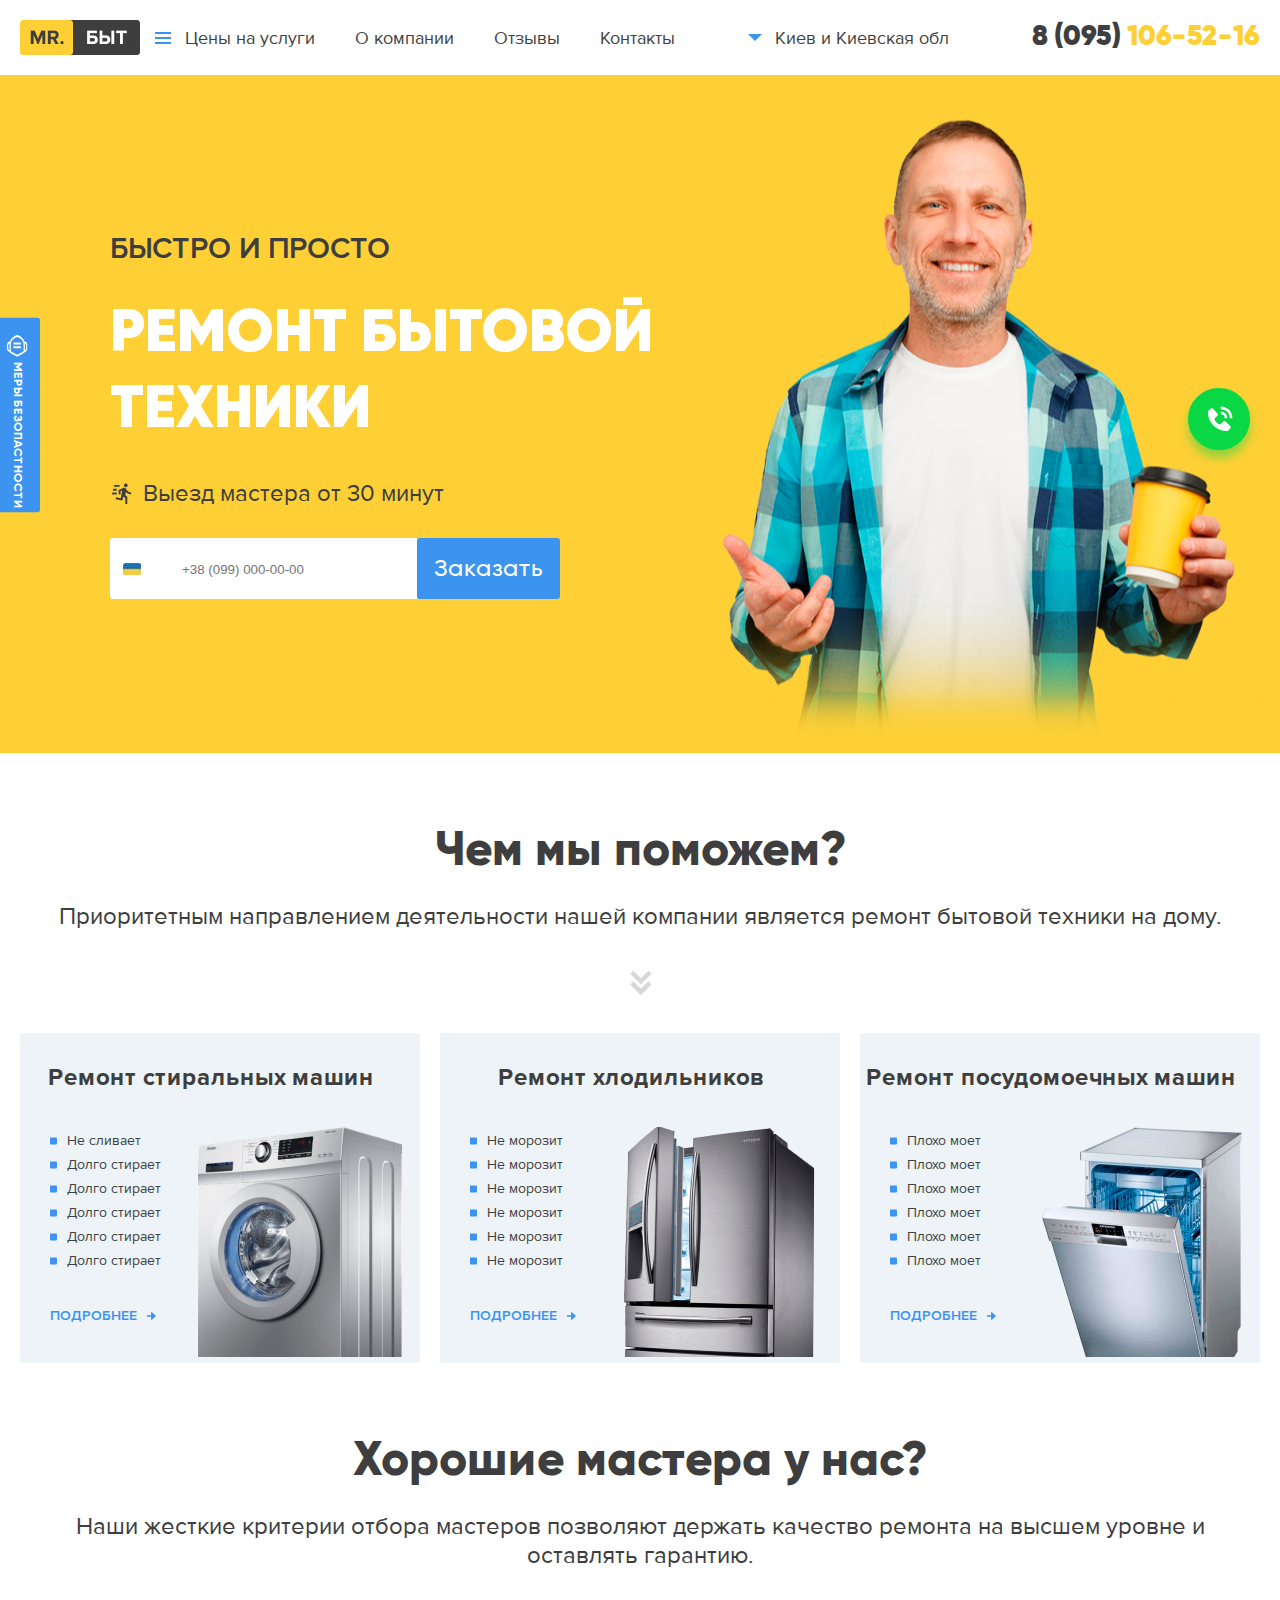
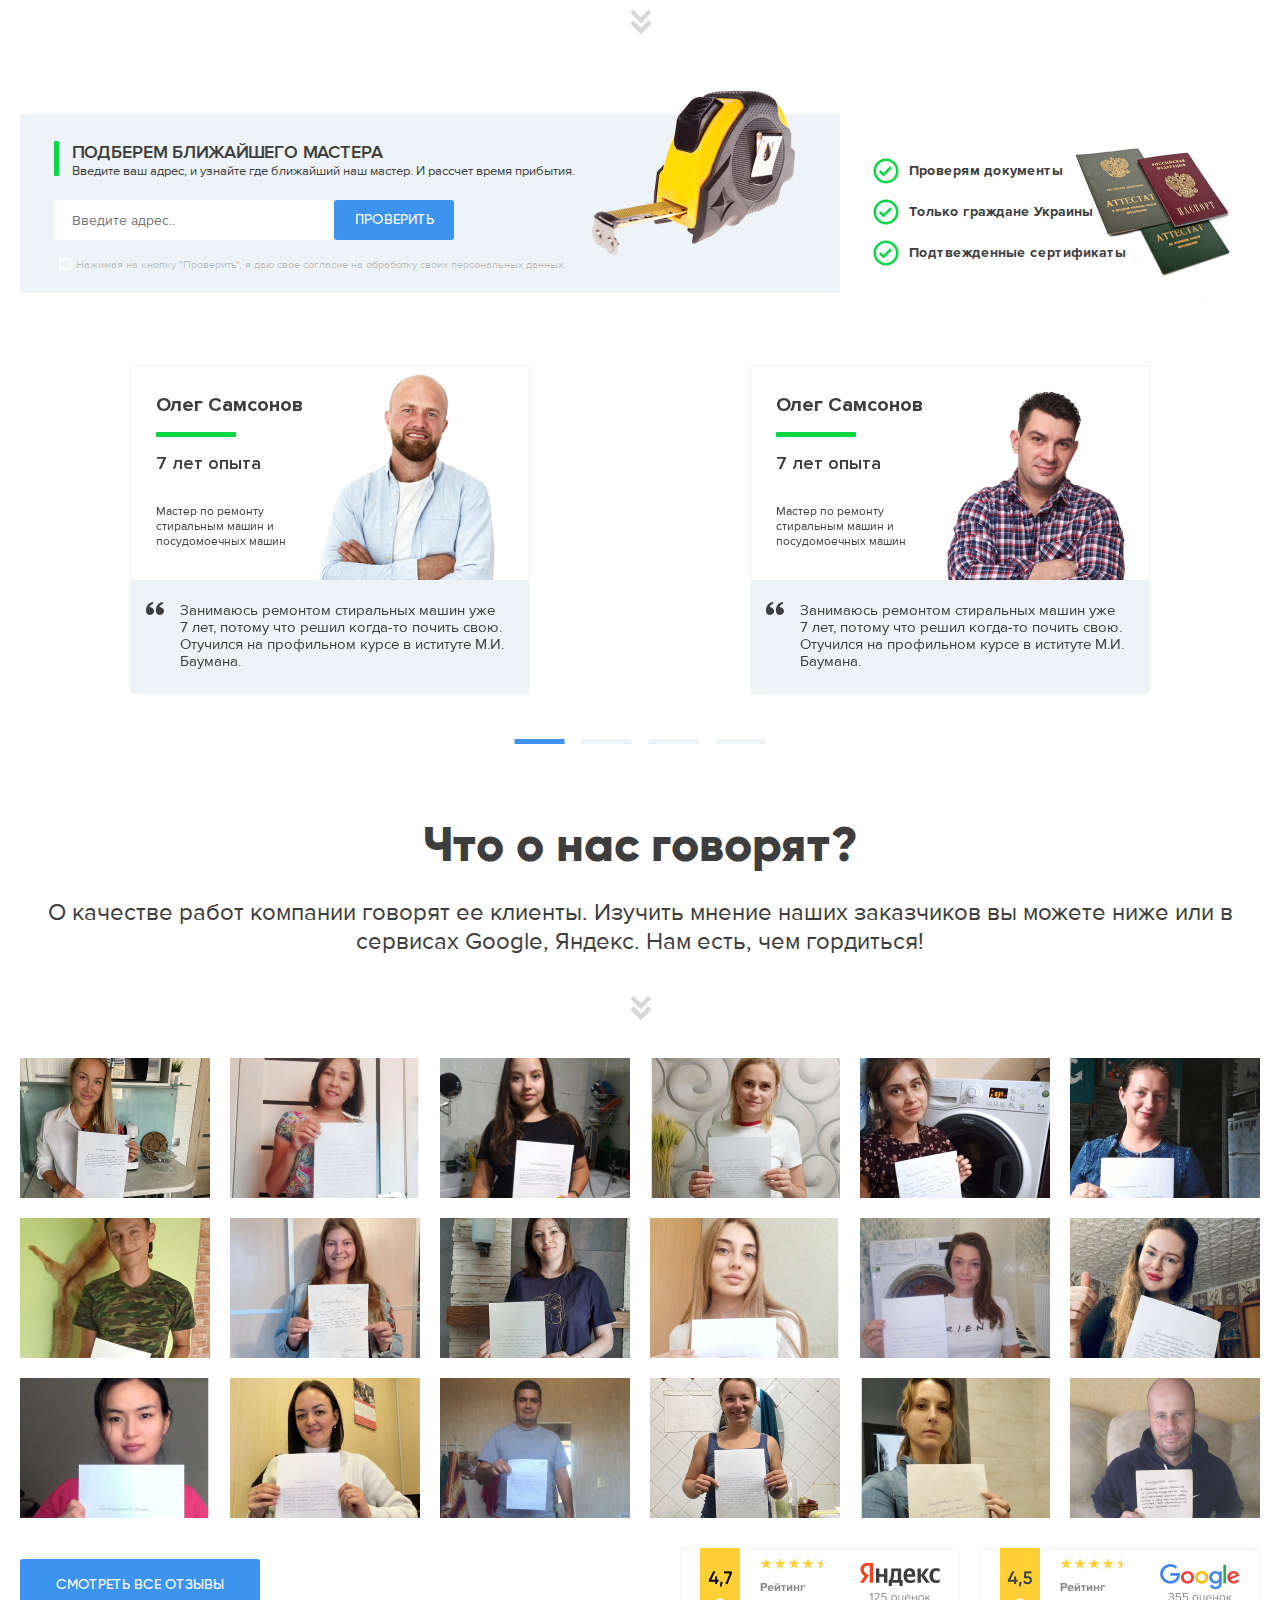
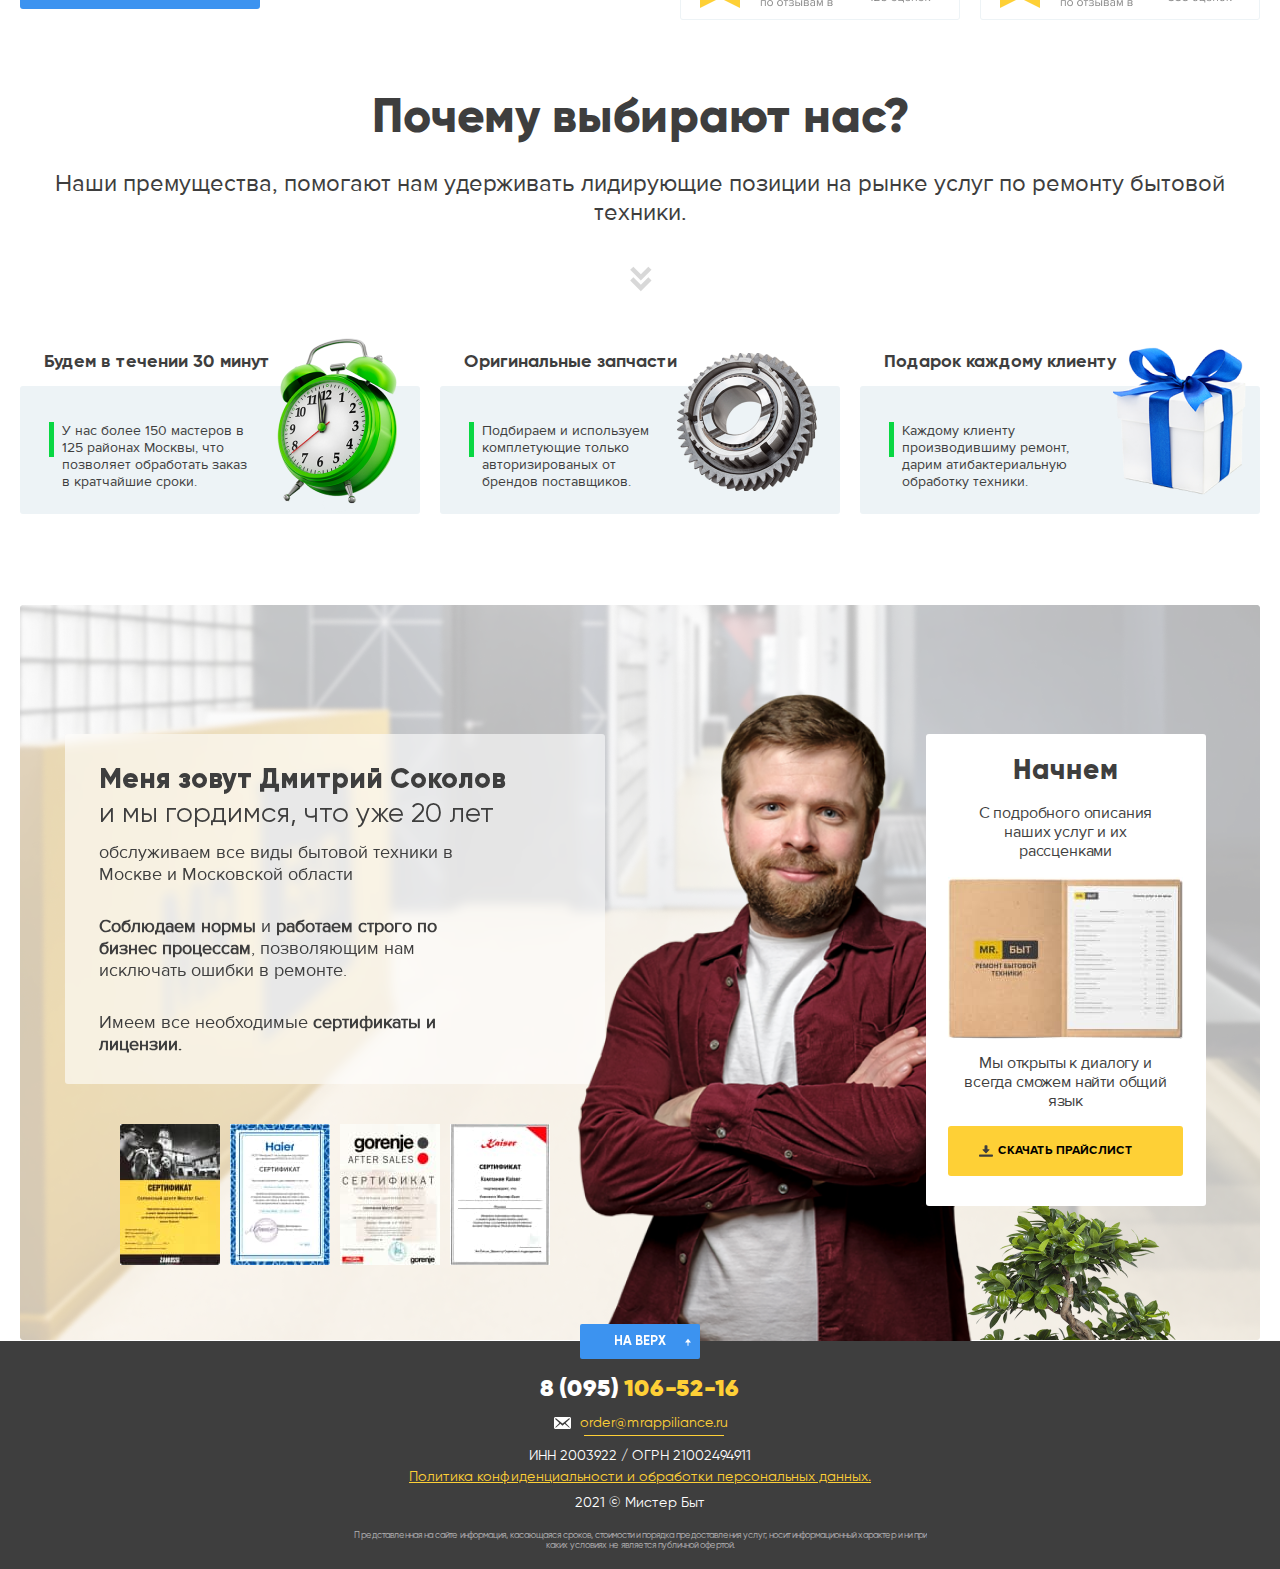
<file: index.html>
<!DOCTYPE html>
<html lang="en">

<head>
    <meta charset="UTF-8">
    <meta http-equiv="X-UA-Compatible" content="IE=edge">
    <meta name="viewport" content="width=device-width, initial-scale=1.0">
    <link rel="stylesheet" href="css/main.min.css">
    <title>Repaire-fixed</title>
</head>

<body>
    <div id="header"></div>
    <header class="header">
        <div class="container">
            <div class="header__wrapper">
                <a href="index.html" class="header__logo"><img src="img/logo.png" alt=""></a>
                <div class="header__mobile">
                    <span></span>
                    <span></span>
                    <span></span>
                    <span></span>
                </div>
                <nav class="nav">
                    <ul class="nav__menu">
                        <li class="nav__menu-list"><a href="#">Цены на услуги</a></li>
                        <li class="nav__menu-list"><a href="company.html">О компании</a></li>
                        <li class="nav__menu-list"><a href="#">Отзывы</a></li>
                        <li class="nav__menu-list"><a href="#">Контакты</a></li>
                    </ul>
                </nav>
                <div class="header__select">
                    <select name="" id="" class="select__list">
                        <option value="">Киев и Киевская обл</option>
                        <option value="">Киев и Киевская обл</option>
                        <option value="">Киев и Киевская обл</option>
                    </select>
                </div>
                <a href="" class="header__phone"><span>8 (095)</span> 106-52-16</a>

                <div class="main__menu">
                    <div class="main__menu-left">
                        <ul class="main__menu-items">
                            <li class="main__menu-item"><a class="active" href="" data-list="first">Стиральные
                                    машины</a></li>
                            <li class="main__menu-item"><a href="" data-list="second">Посудомоечные машины</a></li>
                            <li class="main__menu-item"><a href="" data-list="therd">Холодильники</a></li>
                        </ul>
                    </div>
                    <div class="main__menu-right">
                        <div class="main__menu-block active first">
                            <div class="fridje"><img src="img/machine-3.png" alt=""></div>
                            <ul class="main__menu-block-items">
                                <li class="main__menu-block-item">Не морозит</li>
                                <li class="main__menu-block-item">Перемораживает</li>
                                <li class="main__menu-block-item">Намерзает лёд</li>
                                <li class="main__menu-block-item">Не включается</li>
                                <li class="main__menu-block-item">Не выключается</li>
                                <li class="main__menu-block-item">Не включается</li>
                                <li class="main__menu-block-item">Сильно шумит</li>
                                <li class="main__menu-block-item">Протекает</li>
                                <li class="main__menu-block-item">Не холодит</li>
                                <li class="main__menu-block-item">Греется</li>
                            </ul>
                            <a href="" class="main__menu-block-link">подробнее</a>
                        </div>
                        <div class="main__menu-block second">
                            <div class="wash"><img src="img/machine-1.png" alt=""></div>
                            <ul class="main__menu-block-items">
                                <li class="main__menu-block-item">Не морозит</li>
                                <li class="main__menu-block-item">Перемораживает</li>
                                <li class="main__menu-block-item">Намерзает лёд</li>
                                <li class="main__menu-block-item">Не включается</li>
                                <li class="main__menu-block-item">Не выключается</li>
                                <li class="main__menu-block-item">Не включается</li>
                                <li class="main__menu-block-item">Сильно шумит</li>
                                <li class="main__menu-block-item">Протекает</li>
                                <li class="main__menu-block-item">Не холодит</li>
                                <li class="main__menu-block-item">Греется</li>
                            </ul>
                            <a href="" class="main__menu-block-link">подробнее</a>
                        </div>
                        <div class="main__menu-block therd">
                            <div class="Dishwasher"><img src="img/image-menu.png" alt=""></div>
                            <ul class="main__menu-block-items">
                                <li class="main__menu-block-item">Не морозит</li>
                                <li class="main__menu-block-item">Перемораживает</li>
                                <li class="main__menu-block-item">Намерзает лёд</li>
                                <li class="main__menu-block-item">Не включается</li>
                                <li class="main__menu-block-item">Не выключается</li>
                                <li class="main__menu-block-item">Не включается</li>
                                <li class="main__menu-block-item">Сильно шумит</li>
                                <li class="main__menu-block-item">Протекает</li>
                                <li class="main__menu-block-item">Не холодит</li>
                                <li class="main__menu-block-item">Греется</li>
                            </ul>
                            <a href="" class="main__menu-block-link">подробнее</a>
                        </div>
                    </div>
                </div>
                <!-- mobile-burger -->
                <div class="mobile__burger">
                    <span></span>
                    <span></span>
                    <span></span>
                    <span></span>
                </div>
                <nav class="mobile__menu">
                    <div class="mobile__menu-block">
                        <ul class="mobile__menu-list">
                            <li class="mobile__menu-catigory"><a href="#">Стиральные машины</a></li>
                            <li class="mobile__menu-catigory"><a href="#">Посудомоечные машины</a></li>
                            <li class="mobile__menu-catigory"><a href="#">Холодильники</a></li>
                            <li class="mobile__menu-item"><a href="company.html">О компании</a></li>
                            <li class="mobile__menu-item"><a href="#">ОтзывыКонтакты</a></li>
                            <li class="mobile__menu-item"><a href="#">Контакты</a></li>
                        </ul>
    
                        <div class="mobile__menu-bottom">
                            <p class="mobile__menu-bottom-title">Время работы 8:00 - 22:00 (без выходных)</p>
                            <a href="" class="mobile__menu-bottom-phone">8 (095) <span>106-52-16</span></a>
                            <div class="mobile__menu-bottom-block">
                                <button class="btn mobile__menu-bottom-btn">Вызвать мастера</button>
                            </div>
                        </div>
                        
                    </div>
                </nav>
            </div>
        </div>
    </header>

     <main>
        <section class="baner home-baner">
            <span class="seifty">МЕРы БЕЗОПАСТНОСТИ</span>
            <div class="container container-baner">
                <p class="baner__subtitle">БЫСТРО И ПРОСТО</p>
                <h1 class="baner__title baner-inner-title">РЕМОНТ БЫТОВОЙ ТЕХНИКИ</h1>
                <form class="baner__form" action="">
                    <lable class="baner__text baner__home-text">Выезд мастера от 30 минут</lable>
                    <div class="baner__form-block">
                        <input type="text" placeholder="+38 (099) 000-00-00" class="input-phone">
                        <button class="btn baner-btn btn-blue btn-call">Заказать</button>
                    </div>
                </form>
            </div>
        </section> 

        <section class="helper">
            <div class="top-inner">
                <h2 class="top-inner-title">Чем мы поможем?</h2>
                <p class="top-inner-subtitle">Приоритетным направлением деятельности нашей компании является ремонт
                    бытовой техники на дому.</p>
                <a href="#helper" class="top-inner-link link-up">
                    <img src="img/icon-down.svg" alt="">
                </a>
            </div>
            <div class="container">
                <div id="helper" class="helper__wrapper">
                    <div class="helper__block">
                        <h3 class="helper__block-title">Ремонт стиральных машин</h3>
                        <ul class="helper__block-list">
                            <li>Не сливает </li>
                            <li>Долго стирает </li>
                            <li>Долго стирает </li>
                            <li>Долго стирает </li>
                            <li>Долго стирает </li>
                            <li>Долго стирает </li>
                        </ul>
                        <a href="" class="helper__block-link">подробнее</a>
                    </div>
                    <div class="helper__block">
                        <h3 class="helper__block-title">Ремонт хлодильников</h3>
                        <ul class="helper__block-list">
                            <li>Не морозит</li>
                            <li>Не морозит</li>
                            <li>Не морозит</li>
                            <li>Не морозит</li>
                            <li>Не морозит</li>
                            <li>Не морозит</li>
                        </ul>
                        <a href="" class="helper__block-link">подробнее</a>
                    </div>
                    <div class="helper__block">
                        <h3 class="helper__block-title">Ремонт посудомоечных машин</h3>
                        <ul class="helper__block-list">
                            <li>Плохо моет</li>
                            <li>Плохо моет</li>
                            <li>Плохо моет</li>
                            <li>Плохо моет</li>
                            <li>Плохо моет</li>
                            <li>Плохо моет</li>
                        </ul>
                        <a href="" class="helper__block-link">подробнее</a>
                    </div>
                </div>
            </div>
        </section>  

        <section class="masters">
            <div class="container">
                <div class="top-inner">
                    <h2 class="top-inner-title">Хорошие мастера у нас?</h2>
                    <p class="top-inner-subtitle masters__subtitle">Наши жесткие критерии отбора мастеров позволяют
                        держать качество ремонта на высшем уровне и оставлять гарантию.</p>
                    <a href="#masters" class="top-inner-link link-up">
                        <img src="img/icon-down.svg" alt="">
                    </a>
                </div>
                <div id="masters" class="masters__wrapper">
                    <div class="masters__left">
                        <form action="" class="masters__form">
                            <label class="masters__form-title">ПОДБЕРЕМ БЛИЖАЙШЕГО МАСТЕРА
                                <span>Введите ваш адрес, и узнайте где ближайший наш мастер. И рассчет время
                                    прибытия.</span>
                            </label>
                            <div class="masters__form-block">
                                <input required placeholder="Введите адрес.." type="text" class="input-email">
                                <button class="btn masters__form-btn btn-blue">Проверить</button>
                            </div>
                            <input required id="input-check" type="checkbox" class="input-check">
                            <label for="input-check" class="label-check">Нажимая на кнопку "Проверить", я даю свое
                                согласие на обработку своих персональных данных.</label>
                        </form>
                        <div class="masters__left-img"><img src="img/metr.png" alt=""></div>
                    </div>
                    <div class="masters__right">
                        <ul class="masters__right-list">
                            <li>Проверям документы</li>
                            <li>Только граждане Украины</li>
                            <li>Подтвежденные сертификаты</li>
                        </ul>
                    </div>
                </div>
            </div>
        </section>  

        <section class="masters__slider">
            <div class="container">
                <div class="masters__sliders">
                    <div class="masters__block">
                        <div class="masters__block-wrapper">
                            <div class="masters__block-top img-1">
                                <p class="masters__block-title">Олег Самсонов</p>
                                <p class="masters__block-subtitle">7 лет опыта</p>
                                <p class="masters__block-text">Мастер по ремонту стиральным машин и посудомоечных машин
                                </p>
                            </div>
                            <div class="masters__block-bottom">
                                <p>Занимаюсь ремонтом стиральных машин уже 7 лет, потому что решил когда-то почить свою.
                                    Отучился на профильном курсе в иституте М.И. Баумана.</p>
                            </div>
                        </div>
                    </div>
                    <div class="masters__block">
                        <div class="masters__block-wrapper">
                            <div class="masters__block-top img-2">
                                <p class="masters__block-title">Олег Самсонов</p>
                                <p class="masters__block-subtitle">7 лет опыта</p>
                                <p class="masters__block-text">Мастер по ремонту стиральным машин и посудомоечных машин
                                </p>
                            </div>
                            <div class="masters__block-bottom">
                                <p>Занимаюсь ремонтом стиральных машин уже 7 лет, потому что решил когда-то почить свою.
                                    Отучился на профильном курсе в иституте М.И. Баумана.</p>
                            </div>
                        </div>
                    </div>
                    <div class="masters__block">
                        <div class="masters__block-wrapper">
                            <div class="masters__block-top img-3">
                                <p class="masters__block-title">Олег Самсонов</p>
                                <p class="masters__block-subtitle">7 лет опыта</p>
                                <p class="masters__block-text">Мастер по ремонту стиральным машин и посудомоечных машин
                                </p>
                            </div>
                            <div class="masters__block-bottom">
                                <p>Занимаюсь ремонтом стиральных машин уже 7 лет, потому что решил когда-то почить свою.
                                    Отучился на профильном курсе в иституте М.И. Баумана.</p>
                            </div>
                        </div>
                    </div>
                    <div class="masters__block">
                        <div class="masters__block-wrapper">
                            <div class="masters__block-top img-1">
                                <p class="masters__block-title">Олег Самсонов</p>
                                <p class="masters__block-subtitle">7 лет опыта</p>
                                <p class="masters__block-text">Мастер по ремонту стиральным машин и посудомоечных машин
                                </p>
                            </div>
                            <div class="masters__block-bottom">
                                <p>Занимаюсь ремонтом стиральных машин уже 7 лет, потому что решил когда-то почить свою.
                                    Отучился на профильном курсе в иституте М.И. Баумана.</p>
                            </div>
                        </div>
                    </div>
                </div>
            </div>
        </section>  

        <section class="about-us">
            <div class="container">
                <div class="top-inner">
                    <h2 class="top-inner-title">Что о нас говорят?</h2>
                    <p class="top-inner-subtitle about-us__subtitle">О качестве работ компании говорят ее клиенты.
                        Изучить мнение наших заказчиков вы можете ниже или в сервисах Google, Яндекс. Нам есть, чем
                        гордиться!</p>
                    <a href="#about" class="top-inner-link link-up">
                        <img src="img/icon-down.svg" alt="">
                    </a>
                </div>
                <div id="about" class="about-us__wrapper">
                    <div class="about-us__block"><img src="img/about_us-1.png" alt=""></div>
                    <div class="about-us__block"><img src="img/about_us-2.png" alt=""></div>
                    <div class="about-us__block"><img src="img/about_us-3.png" alt=""></div>
                    <div class="about-us__block"><img src="img/about_us-4.png" alt=""></div>
                    <div class="about-us__block"><img src="img/about_us-5.png" alt=""></div>
                    <div class="about-us__block"><img src="img/about_us-6.png" alt=""></div>
                    <div class="about-us__block"><img src="img/about_us-7.png" alt=""></div>
                    <div class="about-us__block"><img src="img/about_us-8.png" alt=""></div>
                    <div class="about-us__block"><img src="img/about_us-9.png" alt=""></div>
                    <div class="about-us__block"><img src="img/about_us-10.png" alt=""></div>
                    <div class="about-us__block"><img src="img/about_us-11.png" alt=""></div>
                    <div class="about-us__block"><img src="img/about_us-12.png" alt=""></div>
                    <div class="about-us__block"><img src="img/about_us-13.png" alt=""></div>
                    <div class="about-us__block"><img src="img/about_us-14.png" alt=""></div>
                    <div class="about-us__block"><img src="img/about_us-15.png" alt=""></div>
                    <div class="about-us__block"><img src="img/about_us-16.png" alt=""></div>
                    <div class="about-us__block"><img src="img/about_us-17.png" alt=""></div>
                    <div class="about-us__block"><img src="img/about_us-18.png" alt=""></div>
                </div>
                <div class="about-us__footer">
                    <div class="about-us__footer-wrapper">
                        <button class="btn about-us__btn">Смотреть все отзывы</button>
                        <div class="about-us__footer-block">
                            <div class="about-us__footer-img"><img src="img/rating-yandex.png" alt=""></div>
                            <div class="about-us__footer-img"><img src="img/rating-google.png" alt=""></div>
                        </div>
                    </div>
                </div>
            </div>
        </section>  

        <section class="benefits">
            <div class="container">
                <div class="top-inner">
                    <h2 class="top-inner-title">Почему выбирают нас?</h2>
                    <p class="top-inner-subtitle about-us__subtitle">Наши премущества, помогают нам удерживать
                        лидирующие позиции на рынке услуг по ремонту бытовой техники.</p>
                    <a href="#benefits" class="top-inner-link link-up">
                        <img src="img/icon-down.svg" alt="">
                    </a>
                </div>
                <div id="benefits" class="benefits__wrapper">
                    <div class="benefits__block">
                        <p class="benefits__block-title">Будем в течении 30 минут</p>
                        <div class="benefits__block-content">
                            <p class="benefits__block-text">У нас более 150 мастеров в 125 районах Москвы, что позволяет
                                обработать заказ в кратчайшие сроки.</p>
                        </div>
                    </div>
                    <div class="benefits__block">
                        <p class="benefits__block-title">Оригинальные запчасти</p>
                        <div class="benefits__block-content">
                            <p class="benefits__block-text">Подбираем и используем комплетующие только авторизированых
                                от брендов поставщиков.</p>
                        </div>
                    </div>
                    <div class="benefits__block">
                        <p class="benefits__block-title">Подарок каждому клиенту</p>
                        <div class="benefits__block-content">
                            <p class="benefits__block-text">Каждому клиенту производившиму ремонт, дарим
                                атибактериальную обработку техники.</p>
                        </div>
                    </div>
                </div>
            </div>
        </section>  

        <section class="heroy">
            <div class="container">
                <div class="heroy__wrapper">
                    <div class="heroy__left">
                        <div class="heroy__content">
                            <p class="heroy__content-title">Меня зовут Дмитрий Соколов</p>
                            <p class="heroy__content-subtitle"> и мы гордимся, что уже 20 лет</p>
                            <p class="heroy__content-text">обслуживаем все виды бытовой техники в Москве и Московской
                                области</p>
                            <p class="heroy__content-text"><b>Соблюдаем нормы</b> и <b>работаем строго по бизнес
                                    процессам</b>, позволяющим нам исключать ошибки в ремонте.</p>
                            <p class="heroy__content-text">Имеем все необходимые <b>сертификаты и лицензии.</b></p> 
                        </div>
                        <div class="heroy__certificate">
                            <img src="img/certificate-1.jpg" alt="">
                            <img src="img/certificate-2.jpg" alt="">
                            <img src="img/certificate-3.jpg" alt="">
                            <img src="img/certificate-4.jpg" alt="">
                        </div>
                    </div>
                    <div class="heroy__rigth">
                        <p class="heroy__rigth-title">Начнем</p>
                        <p class="heroy__rigth-subtitle">С подробного описания наших услуг и их рассценками</p>
                        <div class="heroy__rigth-img">
                            <img src="img/service_description.jpg" alt="">
                        </div>
                        <p class="heroy__rigth-text">Мы открыты к диалогу и всегда сможем найти общий язык</p>
                        <button class="btn heroy__rigth-btn">Скачать прайслист</button>
                    </div>
                </div>
            </div>
        </section>   
    </main>

    <footer class="footer">
        <div class="footer__container">
            <a href="" class="footer__phone"><span>8 (095)</span> 106-52-16</a>
            <a href="" class="footer__email">order@mrappiliance.ru</a>
            <p class="footer__date">ИНН 2003922 / ОГРН 21002494911</p>
            <a href="" class="footer__link">Политика конфиденциальности и обработки персональных данных.</a>
            <p class="footer__copirate">2021 © Мистер Быт</p>
            <p class="footer__bottom">Представленная на сайте информация, касающаяся сроков, стоимости и порядка
                предоставления услуг, носит информационный характер и ни при каких условиях не является публичной
                офертой.</p>
        </div>
        <a href="#header" class="footer__up link-up">на верх</a>
    </footer>   

    <div class="btn-phone">
        <button class="btn btn-call">
            <i class="icon-phone"></i>
            <span>Заказать <br> звонок</span>
        </button>
    </div>
    <!-- <div class="modal">
        <div class="modal__block ">
            <button class="btn btn-close"></button>
            <div class="modal__block-img"><img src="img/master-call.png" alt=""></div>
            <form action="" class="modal__form">
                <span class="modal__form-span">сейчас на связи</span>
                <p class="modal__form-title">Вызвать мастера</p>
                <div class="modal__form-content">
                    <input type="text" placeholder="Ваше имя" class="modal__form-input">
                    <input type="phone" placeholder="+380 067 324 2345" class="modal__form-input">
                    <p class="modal__form-text">
                        Нажимая кнопку «Отправить», вы соглашаетесь на обработку персональных
                        данных и подтверждаете свое совершеннолетие в соответствии
                        <a href="">с политикой конфиденциальности.</a>
                    </p>
                </div>
                <div class="modal__form-bottom"><button class="btn modal__form-btn btn-blue">Отправить</button></div>
            </form>
        </div>
    </div> -->

    <!-- <div class="modal__map">
        <div class="modal__map-block ">
            <button class="btn btn-map-close"></button>
            <p class="modal__map-title">Когда будет мастер?</p>
            <p class="modal__map-text">Поздравляем, ваш адрес входит в зону нашего обслуживания, рассчитали растояние до ближашего мастера и время прибытия.</p>
            <div class="modal__map-iframe">
                <iframe src="https://www.google.com/maps/embed?pb=!1m18!1m12!1m3!1d40597.769654649215!2d30.468990092853236!3d50.50885689764357!2m3!1f0!2f0!3f0!3m2!1i1024!2i768!4f13.1!3m3!1m2!1s0x40d4d2146b576c33%3A0xf10debc0e65558a5!2z0J7QsdC-0LvQvtC90YwsINCa0LjQtdCyLCAwMjAwMA!5e0!3m2!1sru!2sua!4v1656419300085!5m2!1sru!2sua" width="100%" height="100%" style="border:0;" allowfullscreen="" loading="lazy" referrerpolicy="no-referrer-when-downgrade"></iframe>
                <p><span>3.24 км</span> до ближайшего мастера</p>
            </div>
            <p class="modal__map-time">~ 50 минут до прибытия мастера</p>

            <div class="modal__map-bottom"><button class="btn modal__map-btn btn-blue">Отправить</button></div>
        </div>
    </div>  -->

  
    <script src="js/main.min.js"></script>
</body>

</html>
</file>
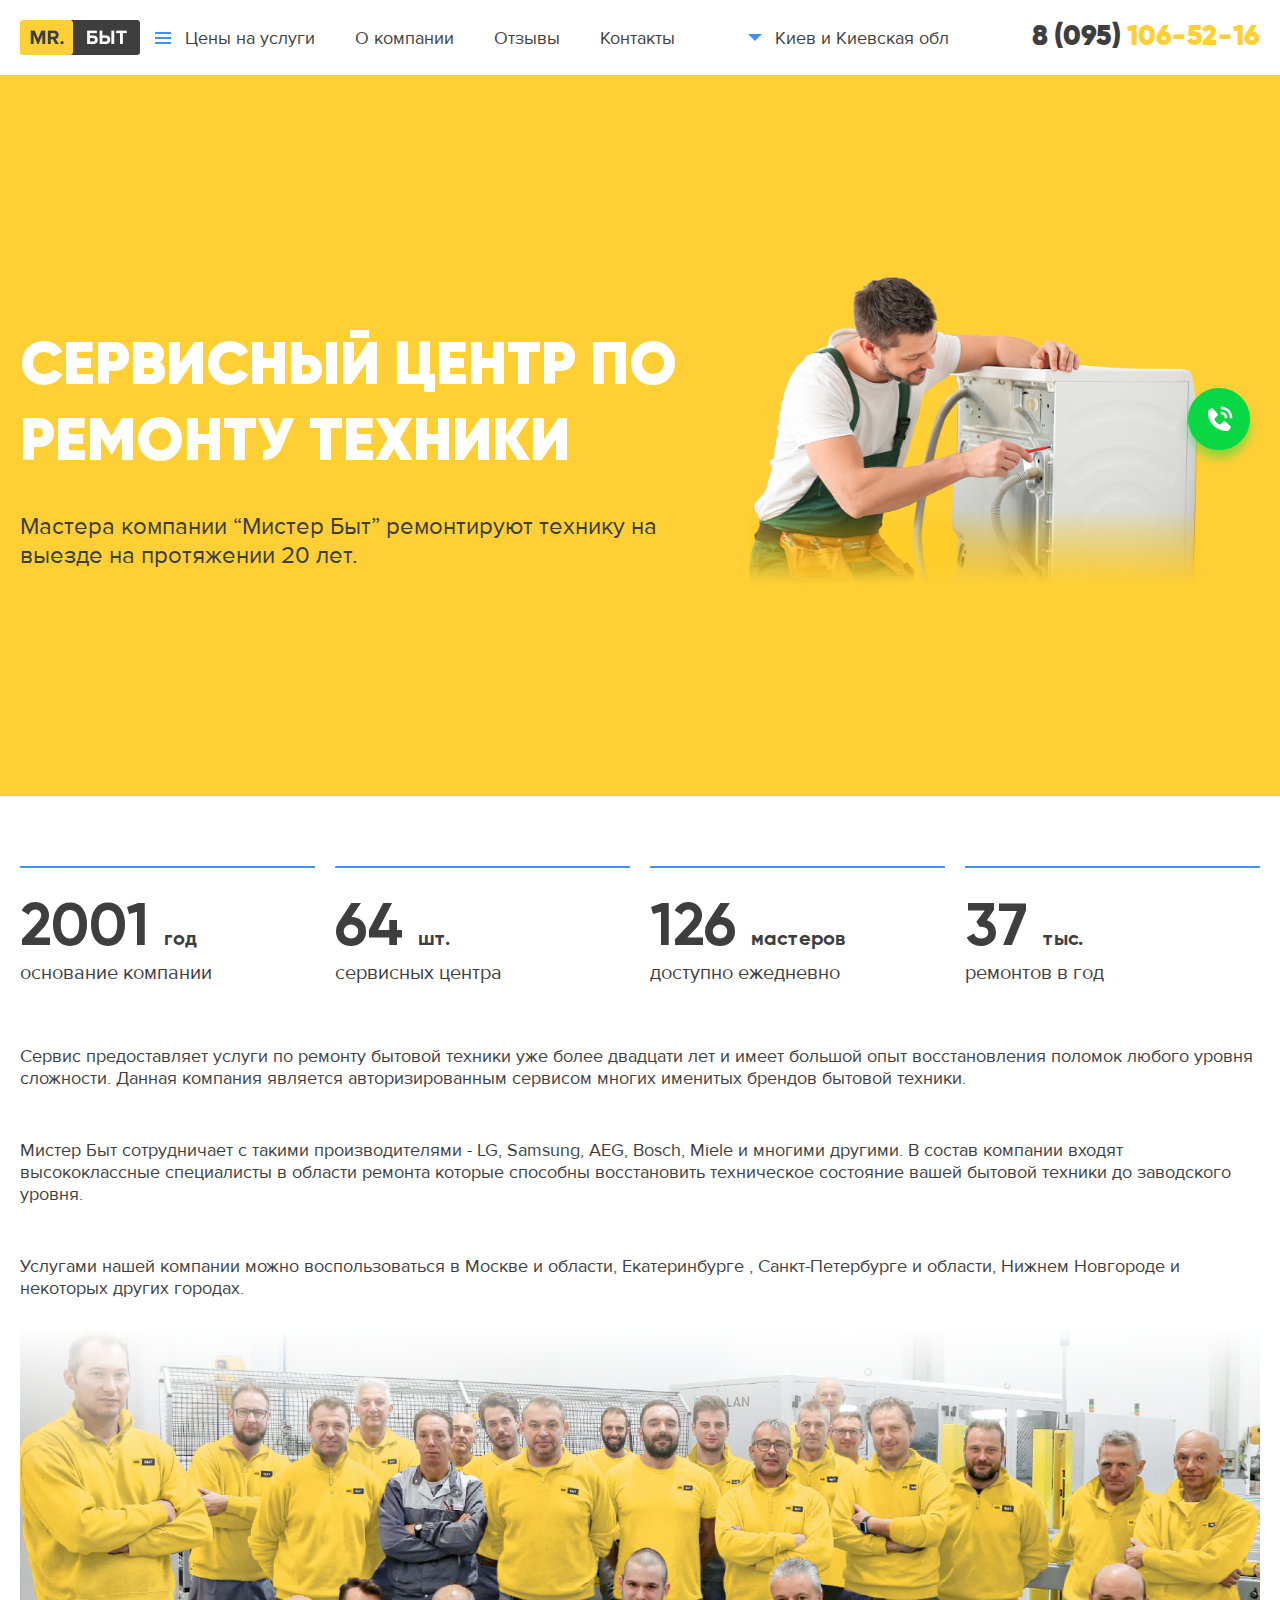
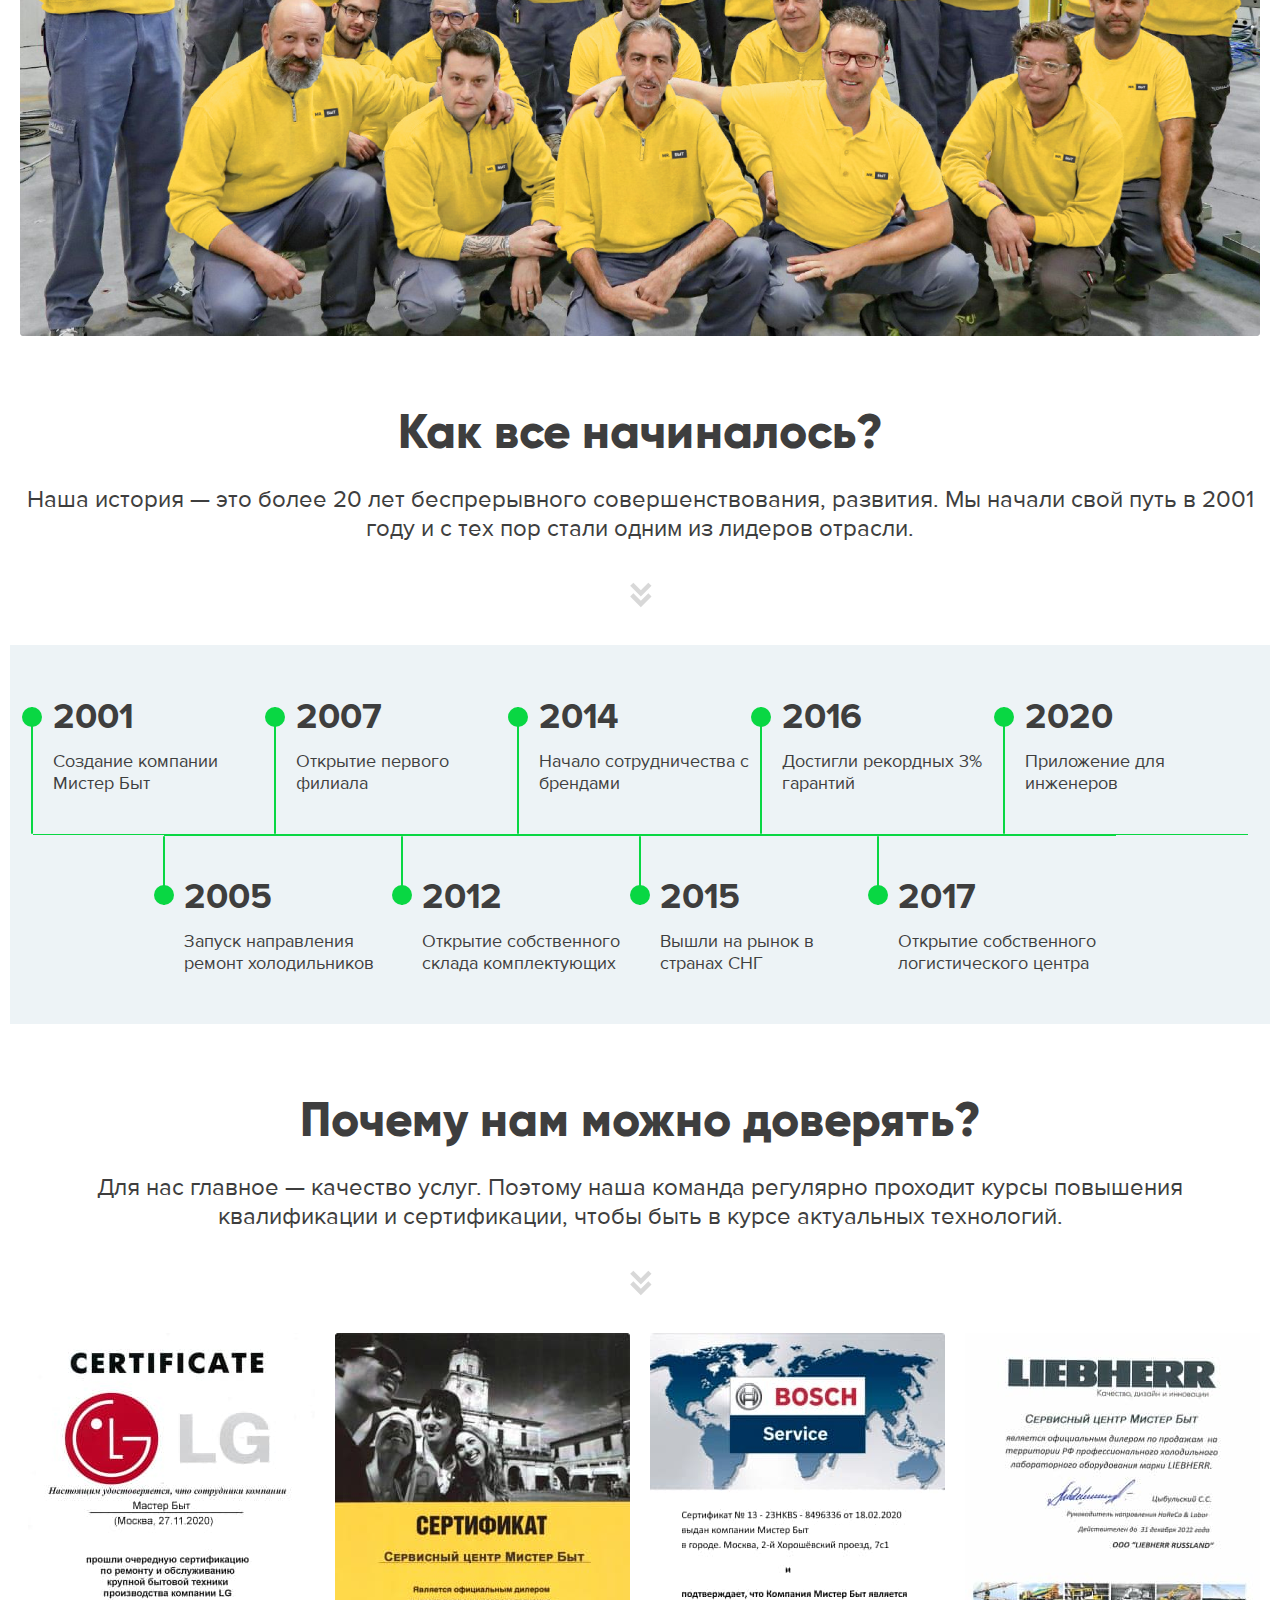
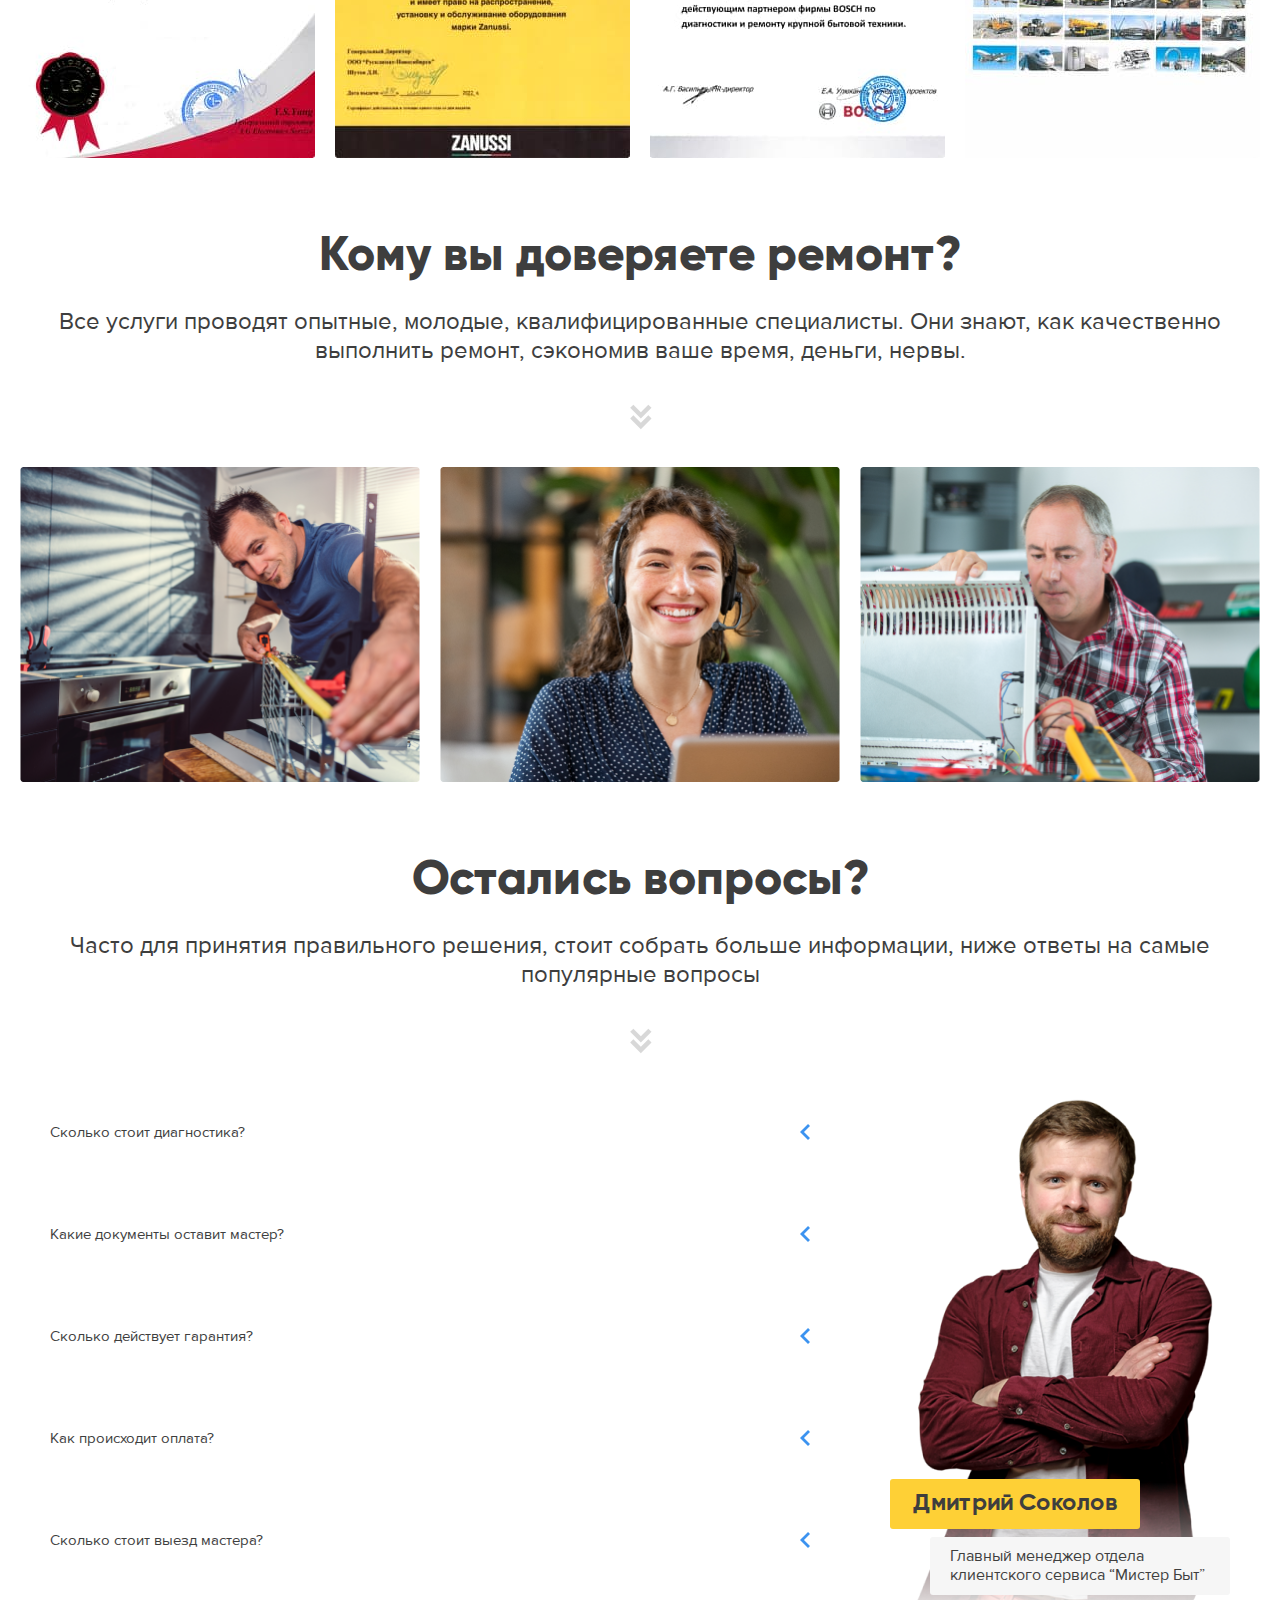
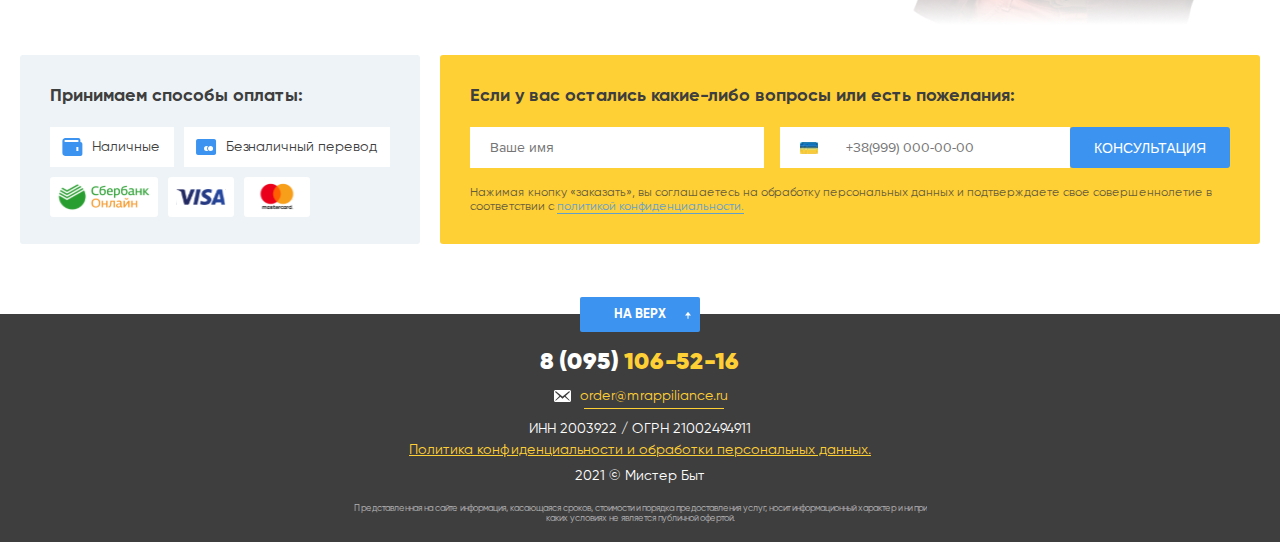
<file: company.html>
<!DOCTYPE html>
<html lang="en">
<head>
    <meta charset="UTF-8">
    <meta http-equiv="X-UA-Compatible" content="IE=edge">
    <meta name="viewport" content="width=device-width, initial-scale=1.0">
    <link rel="stylesheet" href="css/main.min.css">
    <title>Company</title>
</head>
<body>
    <div id="header"></div>
    <header class="header">
        <div class="container">
            <div class="header__wrapper">
                <a href="index.html" class="header__logo"><img src="img/logo.png" alt=""></a>
                <div class="header__mobile">
                    <span></span>
                    <span></span>
                    <span></span>
                    <span></span>
                </div>
                <nav class="nav">
                    <ul class="nav__menu">
                        <li class="nav__menu-list"><a href="">Цены на услуги</a></li>
                        <li class="nav__menu-list"><a href="">О компании</a></li>
                        <li class="nav__menu-list"><a href="">Отзывы</a></li>
                        <li class="nav__menu-list"><a href="">Контакты</a></li>
                    </ul>
                </nav>
                <div class="header__select">
                    <select name="" id="" class="select__list">
                        <option value="">Киев и Киевская обл</option>
                        <option value="">Киев и Киевская обл</option>
                        <option value="">Киев и Киевская обл</option>
                    </select>
                </div>
                <a href="" class="header__phone"><span>8 (095)</span> 106-52-16</a>

                <div class="main__menu">
                    <div class="main__menu-left">
                        <ul class="main__menu-items">
                            <li class="main__menu-item"><a class="active" href="" data-list="first">Стиральные
                                    машины</a></li>
                            <li class="main__menu-item"><a href="" data-list="second">Посудомоечные машины</a></li>
                            <li class="main__menu-item"><a href="" data-list="therd">Холодильники</a></li>
                        </ul>
                    </div>
                    <div class="main__menu-right">
                        <div class="main__menu-block active first">
                            <div class="fridje"><img src="img/machine-3.png" alt=""></div>
                            <ul class="main__menu-block-items">
                                <li class="main__menu-block-item">Не морозит</li>
                                <li class="main__menu-block-item">Перемораживает</li>
                                <li class="main__menu-block-item">Намерзает лёд</li>
                                <li class="main__menu-block-item">Не включается</li>
                                <li class="main__menu-block-item">Не выключается</li>
                                <li class="main__menu-block-item">Не включается</li>
                                <li class="main__menu-block-item">Сильно шумит</li>
                                <li class="main__menu-block-item">Протекает</li>
                                <li class="main__menu-block-item">Не холодит</li>
                                <li class="main__menu-block-item">Греется</li>
                            </ul>
                            <a href="" class="main__menu-block-link">подробнее</a>
                        </div>
                        <div class="main__menu-block second">
                            <div class="wash"><img src="img/machine-1.png" alt=""></div>
                            <ul class="main__menu-block-items">
                                <li class="main__menu-block-item">Не морозит</li>
                                <li class="main__menu-block-item">Перемораживает</li>
                                <li class="main__menu-block-item">Намерзает лёд</li>
                                <li class="main__menu-block-item">Не включается</li>
                                <li class="main__menu-block-item">Не выключается</li>
                                <li class="main__menu-block-item">Не включается</li>
                                <li class="main__menu-block-item">Сильно шумит</li>
                                <li class="main__menu-block-item">Протекает</li>
                                <li class="main__menu-block-item">Не холодит</li>
                                <li class="main__menu-block-item">Греется</li>
                            </ul>
                            <a href="" class="main__menu-block-link">подробнее</a>
                        </div>
                        <div class="main__menu-block therd">
                            <div class="Dishwasher"><img src="img/image-menu.png" alt=""></div>
                            <ul class="main__menu-block-items">
                                <li class="main__menu-block-item">Не морозит</li>
                                <li class="main__menu-block-item">Перемораживает</li>
                                <li class="main__menu-block-item">Намерзает лёд</li>
                                <li class="main__menu-block-item">Не включается</li>
                                <li class="main__menu-block-item">Не выключается</li>
                                <li class="main__menu-block-item">Не включается</li>
                                <li class="main__menu-block-item">Сильно шумит</li>
                                <li class="main__menu-block-item">Протекает</li>
                                <li class="main__menu-block-item">Не холодит</li>
                                <li class="main__menu-block-item">Греется</li>
                            </ul>
                            <a href="" class="main__menu-block-link">подробнее</a>
                        </div>
                    </div>
                </div>
                <!-- mobile-burger -->
                <div class="mobile__burger">
                    <span></span>
                    <span></span>
                    <span></span>
                    <span></span>
                </div>
                <nav class="mobile__menu">
                    <div class="mobile__menu-block">
                        <ul class="mobile__menu-list">
                            <li class="mobile__menu-catigory"><a href="">Стиральные машины</a></li>
                            <li class="mobile__menu-catigory"><a href="">Посудомоечные машины</a></li>
                            <li class="mobile__menu-catigory"><a href="">Холодильники</a></li>
                            <li class="mobile__menu-item"><a href="">О компании</a></li>
                            <li class="mobile__menu-item"><a href="">ОтзывыКонтакты</a></li>
                            <li class="mobile__menu-item"><a href="">Контакты</a></li>
                        </ul>
    
                        <div class="mobile__menu-bottom">
                            <p class="mobile__menu-bottom-title">Время работы 8:00 - 22:00 (без выходных)</p>
                            <a href="" class="mobile__menu-bottom-phone">8 (095) <span>106-52-16</span></a>
                            <div class="mobile__menu-bottom-block">
                                <button class="btn mobile__menu-bottom-btn">Вызвать мастера</button>
                            </div>
                        </div>
                        
                    </div>
                </nav>
            </div>
        </div>
    </header>

     <main>
        <section class="baner company">
            <div class="container company-container-baner">
                <h1 class="baner__title baner-inner-title">Сервисный центр по ремонту техники</h1>
                <p class="company__baner-text">Мастера компании “Мистер Быт” ремонтируют технику на выезде на протяжении 20 лет.</p>
            </div>
        </section> 

        <section class="company-benefits">
            <div class="container">
                <div class="company-benefits__top">
                    <div class="company-benefits__block">
                        <p class="company-benefits__number">2001 <span>год</span></p>
                        <div class="company-benefits__text">основание компании</div>
                    </div>
                    <div class="company-benefits__block">
                        <p class="company-benefits__number">64 <span>шт.</span></p>
                        <div class="company-benefits__text">сервисных центра</div>
                    </div>
                    <div class="company-benefits__block">
                        <p class="company-benefits__number">126 <span>мастеров</span></p>
                        <div class="company-benefits__text">доступно ежедневно</div>
                    </div>
                    <div class="company-benefits__block">
                        <p class="company-benefits__number">37 <span>тыс.</span></p>
                        <div class="company-benefits__text">ремонтов в год</div>
                    </div>

                </div>
                <div class="company-benefits__content">
                    <p class="company-benefits__discripte">Сервис предоставляет услуги по ремонту бытовой техники уже более двадцати лет и имеет большой опыт восстановления поломок любого уровня сложности. Данная компания является авторизированным сервисом многих именитых брендов бытовой техники.</p>
                    <p class="company-benefits__discripte">Мистер Быт сотрудничает с такими производителями - LG, Samsung, AEG, Bosch, Miele и многими другими. В состав компании входят высококлассные специалисты в области ремонта которые способны восстановить техническое состояние вашей бытовой техники до заводского уровня.</p>
                    <p class="company-benefits__discripte">Услугами нашей компании можно воспользоваться в Москве и области, Екатеринбурге , Санкт-Петербурге и области, Нижнем Новгороде и некоторых других городах.</p>
                    <figure class="company-benefits__img"><img src="img/company-people.png" alt=""></figure>
                </div>
            </div>
        </section>

         <section class="history">
            <div class="top-inner">
                <h2 class="top-inner-title">Как все начиналось?</h2>
                <p class="top-inner-subtitle">Наша история — это более 20 лет беспрерывного совершенствования, развития. Мы начали свой путь в 2001 году и с тех пор стали одним из лидеров отрасли.</p>
                <a href="#history" class="top-inner-link link-up">
                    <img src="img/icon-down.svg" alt="">
                </a>
            </div>
            <div id="history" class="history__wrapper">
                <div class="container">
                    <div class="history__top">
                        <div class="history__top-block">
                            <p class="history__number">2001</p>
                            <p class="history__text">Создание компании Мистер Быт</p>
                        </div>
                        <div class="history__top-block">
                            <p class="history__number">2007</p>
                            <p class="history__text">Открытие первого филиала</p>
                        </div>
                        <div class="history__top-block">
                            <p class="history__number">2014</p>
                            <p class="history__text">Начало сотрудничества с брендами</p>
                        </div>
                        <div class="history__top-block">
                            <p class="history__number">2016</p>
                            <p class="history__text">Достигли рекордных 3% гарантий</p>
                        </div>
                        <div class="history__top-block">
                            <p class="history__number">2020</p>
                            <p class="history__text">Приложение для инженеров</p>
                        </div>
                    </div>
                    <div class="history__bottom">
                        <div class="history__bottom-block">
                            <p class="history__number">2005 </p>
                            <p class="history__text">Запуск направления ремонт холодильников</p>
                        </div>
                        <div class="history__bottom-block">
                            <p class="history__number">2012</p>
                            <p class="history__text">Открытие собственного склада комплектующих</p>
                        </div>
                        <div class="history__bottom-block">
                            <p class="history__number">2015</p>
                            <p class="history__text">Вышли на рынок в  странах СНГ</p>
                        </div>
                        <div class="history__bottom-block">
                            <p class="history__number">2017</p>
                            <p class="history__text">Открытие собственного логистического центра</p>
                        </div>
                    </div>
                </div>
            </div>
        </section>

        <section class="cerfiticate">
            <div class="top-inner">
                <h2 class="top-inner-title">Почему нам можно доверять?</h2>
                <p class="top-inner-subtitle">Для нас главное — качество услуг. Поэтому наша команда регулярно проходит курсы повышения квалификации и сертификации, чтобы быть в курсе актуальных технологий.</p>
                <a href="#cerfiticate" class="top-inner-link link-up">
                    <img src="img/icon-down.svg" alt="">
                </a>
            </div>

            <div id="cerfiticate" class="container cerfiticate__wrapper">
                <figure class="cerfiticate__img"><img src="img/company-certificate-1.jpg" alt=""></figure>
                <figure class="cerfiticate__img"><img src="img/company-certificate-2.jpg" alt=""></figure>
                <figure class="cerfiticate__img"><img src="img/company-certificate-3.jpg" alt=""></figure>
                <figure class="cerfiticate__img"><img src="img/company-certificate-4.jpg" alt=""></figure>
            </div>
        </section>
       

        <section class="worker">
            <div class="top-inner">
                <h2 class="top-inner-title">Кому вы доверяете ремонт?</h2>
                <p class="top-inner-subtitle">Все услуги проводят опытные, молодые, квалифицированные специалисты. Они знают, как качественно выполнить ремонт, сэкономив ваше время, деньги, нервы.</p>
                <a href="#worker" class="top-inner-link link-up">
                    <img src="img/icon-down.svg" alt="">
                </a>
            </div>

            <div id="worker" class="container worker__wrapper">
                <figure class="worker__img"><img src="img/repair-1.png" alt=""></figure>
                <figure class="worker__img"><img src="img/repair-2.png" alt=""></figure>
                <figure class="worker__img"><img src="img/repair-3.png" alt=""></figure>
            </div>
        </section>

        <section class="faq">
            <div class="top-inner">
                <h2 class="top-inner-title">Остались вопросы?</h2>
                <p class="top-inner-subtitle">Часто для принятия правильного решения, стоит собрать больше информации, ниже ответы на самые популярные вопросы</p>
                <a href="#faq" class="top-inner-link link-up">
                    <img src="img/icon-down.svg" alt="">
                </a>
            </div>

            <div id="faq" class="faq__wrapper">
                
                    <ul class="tabi__tems">
                        <li class="tab__item">
                            <p class="tab-title">Сколько стоит диагностика?</p>
                            <p class="tab-text">Приоритетным направлением деятельности нашей специализированной компании является ремонт бытовой техники на дому.</p>
                        </li>
                        <li class="tab__item">
                            <p class="tab-title">Какие документы оставит мастер?</p>
                            <p class="tab-text">Приоритетным направлением деятельности нашей специализированной компании является ремонт бытовой техники на дому.</p>
                        </li>
                        <li class="tab__item">
                            <p class="tab-title">Сколько действует гарантия?</p>
                            <p class="tab-text">Приоритетным направлением деятельности нашей специализированной компании является ремонт бытовой техники на дому.</p>
                        </li>
                        <li class="tab__item">
                            <p class="tab-title">Как происходит оплата?</p>
                            <p class="tab-text">Приоритетным направлением деятельности нашей специализированной компании является ремонт бытовой техники на дому.</p>
                        </li>
                        <li class="tab__item">
                            <p class="tab-title">Сколько стоит выезд мастера?</p>
                            <p class="tab-text">Приоритетным направлением деятельности нашей специализированной компании является ремонт бытовой техники на дому.</p>
                        </li>
                    </ul>
                    <div class="faq__right">
                        <figure>
                            <img src="img/master-Dmitry.png" alt="">
                        </figure>
                        <p class="faq__right-title">
                            Дмитрий Соколов
                        </p>

                        <p class="faq__right-descripte">Главный менеджер отдела клиентского сервиса “Мистер Быт”</p>
                    </div>
            </div>
        </section>
       
        <div class="pyment">
            <div class="container pyment__wrapper">
                <div class="pyment__block">
                    <p class="pyment__block-title pyment-title">Принимаем способы оплаты:</p>
                    <ul class="pyment__block-list">
                        <li class="cash">Наличные</li>
                        <li class="bn">Безналичный перевод</li>
                        <li class="cb"></li>
                        <li class="visa"></li>
                        <li class="master"></li>
                    </ul>
                </div>
                <div class="pyment__order-block">
                    <p class="pyment__order-block-title pyment-title">Если у вас остались какие-либо вопросы или есть пожелания:</p>
                    <form action="" class="pyment-form">
                        <input type="text" placeholder="Ваше имя" class="input-name">
                        <div class="pyment__order-block-form">
                            <input type="text" placeholder="+38(999) 000-00-00" class="input-phone">
                            <button class="btn pyment-btn">консультация</button>
                        </div>
                    </form>
                    <p class="pyment__order-block-text">Нажимая кнопку «заказать», вы соглашаетесь на обработку персональных данных и подтверждаете свое совершеннолетие в соответствии с <a href="">политикой конфиденциальности.</a></p>
                </div>
            </div>
        </div> 

         

        

          
    </main>



    <footer class="footer">
        <div class="footer__container">
            <a href="" class="footer__phone"><span>8 (095)</span> 106-52-16</a>
            <a href="" class="footer__email">order@mrappiliance.ru</a>
            <p class="footer__date">ИНН 2003922 / ОГРН 21002494911</p>
            <a href="" class="footer__link">Политика конфиденциальности и обработки персональных данных.</a>
            <p class="footer__copirate">2021 © Мистер Быт</p>
            <p class="footer__bottom">Представленная на сайте информация, касающаяся сроков, стоимости и порядка
                предоставления услуг, носит информационный характер и ни при каких условиях не является публичной
                офертой.</p>
        </div>
        <a href="#header" class="footer__up link-up">на верх</a>
    </footer>   

    <div class="btn-phone">
        <button class="btn btn-call">
            <i class="icon-phone"></i>
            <span>Заказать <br> звонок</span>
        </button>
    </div>

   
    <script src="js/main.min.js"></script>
</body>
</html>
</file>
<file: css/main.min.css>
.slick-slider{position:relative;display:block;box-sizing:border-box;-webkit-user-select:none;-moz-user-select:none;-ms-user-select:none;user-select:none;-webkit-touch-callout:none;-khtml-user-select:none;-ms-touch-action:pan-y;touch-action:pan-y;-webkit-tap-highlight-color:rgba(0,0,0,0)}.slick-list{position:relative;display:block;overflow:hidden;margin:0;padding:0}.slick-list:focus{outline:none}.slick-list.dragging{cursor:pointer;cursor:hand}.slick-slider .slick-track,.slick-slider .slick-list{-webkit-transform:translate3d(0, 0, 0);-moz-transform:translate3d(0, 0, 0);-ms-transform:translate3d(0, 0, 0);-o-transform:translate3d(0, 0, 0);transform:translate3d(0, 0, 0)}.slick-track{position:relative;top:0;left:0;display:block;margin-left:auto;margin-right:auto}.slick-track:before,.slick-track:after{display:table;content:""}.slick-track:after{clear:both}.slick-loading .slick-track{visibility:hidden}.slick-slide{display:none;float:left;height:100%;min-height:1px}[dir=rtl] .slick-slide{float:right}.slick-slide img{display:block}.slick-slide.slick-loading img{display:none}.slick-slide.dragging img{pointer-events:none}.slick-initialized .slick-slide{display:block}.slick-loading .slick-slide{visibility:hidden}.slick-vertical .slick-slide{display:block;height:auto;border:1px solid rgba(0,0,0,0)}.slick-arrow.slick-hidden{display:none}
.select2-container{box-sizing:border-box;display:inline-block;margin:0;position:relative;vertical-align:middle}.select2-container .select2-selection--single{box-sizing:border-box;cursor:pointer;display:block;height:28px;user-select:none;-webkit-user-select:none}.select2-container .select2-selection--single .select2-selection__rendered{display:block;padding-left:8px;padding-right:20px;overflow:hidden;text-overflow:ellipsis;white-space:nowrap}.select2-container .select2-selection--single .select2-selection__clear{background-color:rgba(0,0,0,0);border:none;font-size:1em}.select2-container[dir=rtl] .select2-selection--single .select2-selection__rendered{padding-right:8px;padding-left:20px}.select2-container .select2-selection--multiple{box-sizing:border-box;cursor:pointer;display:block;min-height:32px;user-select:none;-webkit-user-select:none}.select2-container .select2-selection--multiple .select2-selection__rendered{display:inline;list-style:none;padding:0}.select2-container .select2-selection--multiple .select2-selection__clear{background-color:rgba(0,0,0,0);border:none;font-size:1em}.select2-container .select2-search--inline .select2-search__field{box-sizing:border-box;border:none;font-size:100%;margin-top:5px;margin-left:5px;padding:0;max-width:100%;resize:none;height:18px;vertical-align:bottom;font-family:sans-serif;overflow:hidden;word-break:keep-all}.select2-container .select2-search--inline .select2-search__field::-webkit-search-cancel-button{-webkit-appearance:none}.select2-dropdown{background-color:#fff;border:1px solid #aaa;border-radius:4px;box-sizing:border-box;display:block;position:absolute;left:-100000px;width:100%;z-index:1051}.select2-results{display:block}.select2-results__options{list-style:none;margin:0;padding:0}.select2-results__option{padding:6px;user-select:none;-webkit-user-select:none}.select2-results__option--selectable{cursor:pointer}.select2-container--open .select2-dropdown{left:0}.select2-container--open .select2-dropdown--above{border-bottom:none;border-bottom-left-radius:0;border-bottom-right-radius:0}.select2-container--open .select2-dropdown--below{border-top:none;border-top-left-radius:0;border-top-right-radius:0}.select2-search--dropdown{display:block;padding:4px}.select2-search--dropdown .select2-search__field{padding:4px;width:100%;box-sizing:border-box}.select2-search--dropdown .select2-search__field::-webkit-search-cancel-button{-webkit-appearance:none}.select2-search--dropdown.select2-search--hide{display:none}.select2-close-mask{border:0;margin:0;padding:0;display:block;position:fixed;left:0;top:0;min-height:100%;min-width:100%;height:auto;width:auto;opacity:0;z-index:99;background-color:#fff;filter:alpha(opacity=0)}.select2-hidden-accessible{border:0 !important;clip:rect(0 0 0 0) !important;-webkit-clip-path:inset(50%) !important;clip-path:inset(50%) !important;height:1px !important;overflow:hidden !important;padding:0 !important;position:absolute !important;width:1px !important;white-space:nowrap !important}.select2-container--default .select2-selection--single{background-color:#fff;border:1px solid #aaa;border-radius:4px}.select2-container--default .select2-selection--single .select2-selection__rendered{color:#444;line-height:28px}.select2-container--default .select2-selection--single .select2-selection__clear{cursor:pointer;float:right;font-weight:bold;height:26px;margin-right:20px;padding-right:0px}.select2-container--default .select2-selection--single .select2-selection__placeholder{color:#999}.select2-container--default .select2-selection--single .select2-selection__arrow{height:26px;position:absolute;top:1px;right:1px;width:20px}.select2-container--default .select2-selection--single .select2-selection__arrow b{border-color:#888 rgba(0,0,0,0) rgba(0,0,0,0) rgba(0,0,0,0);border-style:solid;border-width:5px 4px 0 4px;height:0;left:50%;margin-left:-4px;margin-top:-2px;position:absolute;top:50%;width:0}.select2-container--default[dir=rtl] .select2-selection--single .select2-selection__clear{float:left}.select2-container--default[dir=rtl] .select2-selection--single .select2-selection__arrow{left:1px;right:auto}.select2-container--default.select2-container--disabled .select2-selection--single{background-color:#eee;cursor:default}.select2-container--default.select2-container--disabled .select2-selection--single .select2-selection__clear{display:none}.select2-container--default.select2-container--open .select2-selection--single .select2-selection__arrow b{border-color:rgba(0,0,0,0) rgba(0,0,0,0) #888 rgba(0,0,0,0);border-width:0 4px 5px 4px}.select2-container--default .select2-selection--multiple{background-color:#fff;border:1px solid #aaa;border-radius:4px;cursor:text;padding-bottom:5px;padding-right:5px;position:relative}.select2-container--default .select2-selection--multiple.select2-selection--clearable{padding-right:25px}.select2-container--default .select2-selection--multiple .select2-selection__clear{cursor:pointer;font-weight:bold;height:20px;margin-right:10px;margin-top:5px;position:absolute;right:0;padding:1px}.select2-container--default .select2-selection--multiple .select2-selection__choice{background-color:#e4e4e4;border:1px solid #aaa;border-radius:4px;box-sizing:border-box;display:inline-block;margin-left:5px;margin-top:5px;padding:0;padding-left:20px;position:relative;max-width:100%;overflow:hidden;text-overflow:ellipsis;vertical-align:bottom;white-space:nowrap}.select2-container--default .select2-selection--multiple .select2-selection__choice__display{cursor:default;padding-left:2px;padding-right:5px}.select2-container--default .select2-selection--multiple .select2-selection__choice__remove{background-color:rgba(0,0,0,0);border:none;border-right:1px solid #aaa;border-top-left-radius:4px;border-bottom-left-radius:4px;color:#999;cursor:pointer;font-size:1em;font-weight:bold;padding:0 4px;position:absolute;left:0;top:0}.select2-container--default .select2-selection--multiple .select2-selection__choice__remove:hover,.select2-container--default .select2-selection--multiple .select2-selection__choice__remove:focus{background-color:#f1f1f1;color:#333;outline:none}.select2-container--default[dir=rtl] .select2-selection--multiple .select2-selection__choice{margin-left:5px;margin-right:auto}.select2-container--default[dir=rtl] .select2-selection--multiple .select2-selection__choice__display{padding-left:5px;padding-right:2px}.select2-container--default[dir=rtl] .select2-selection--multiple .select2-selection__choice__remove{border-left:1px solid #aaa;border-right:none;border-top-left-radius:0;border-bottom-left-radius:0;border-top-right-radius:4px;border-bottom-right-radius:4px}.select2-container--default[dir=rtl] .select2-selection--multiple .select2-selection__clear{float:left;margin-left:10px;margin-right:auto}.select2-container--default.select2-container--focus .select2-selection--multiple{border:solid #000 1px;outline:0}.select2-container--default.select2-container--disabled .select2-selection--multiple{background-color:#eee;cursor:default}.select2-container--default.select2-container--disabled .select2-selection__choice__remove{display:none}.select2-container--default.select2-container--open.select2-container--above .select2-selection--single,.select2-container--default.select2-container--open.select2-container--above .select2-selection--multiple{border-top-left-radius:0;border-top-right-radius:0}.select2-container--default.select2-container--open.select2-container--below .select2-selection--single,.select2-container--default.select2-container--open.select2-container--below .select2-selection--multiple{border-bottom-left-radius:0;border-bottom-right-radius:0}.select2-container--default .select2-search--dropdown .select2-search__field{border:1px solid #aaa}.select2-container--default .select2-search--inline .select2-search__field{background:rgba(0,0,0,0);border:none;outline:0;box-shadow:none;-webkit-appearance:textfield}.select2-container--default .select2-results>.select2-results__options{max-height:200px;overflow-y:auto}.select2-container--default .select2-results__option .select2-results__option{padding-left:1em}.select2-container--default .select2-results__option .select2-results__option .select2-results__group{padding-left:0}.select2-container--default .select2-results__option .select2-results__option .select2-results__option{margin-left:-1em;padding-left:2em}.select2-container--default .select2-results__option .select2-results__option .select2-results__option .select2-results__option{margin-left:-2em;padding-left:3em}.select2-container--default .select2-results__option .select2-results__option .select2-results__option .select2-results__option .select2-results__option{margin-left:-3em;padding-left:4em}.select2-container--default .select2-results__option .select2-results__option .select2-results__option .select2-results__option .select2-results__option .select2-results__option{margin-left:-4em;padding-left:5em}.select2-container--default .select2-results__option .select2-results__option .select2-results__option .select2-results__option .select2-results__option .select2-results__option .select2-results__option{margin-left:-5em;padding-left:6em}.select2-container--default .select2-results__option--group{padding:0}.select2-container--default .select2-results__option--disabled{color:#999}.select2-container--default .select2-results__option--selected{background-color:#ddd}.select2-container--default .select2-results__option--highlighted.select2-results__option--selectable{background-color:#5897fb;color:#fff}.select2-container--default .select2-results__group{cursor:default;display:block;padding:6px}.select2-container--classic .select2-selection--single{background-color:#f7f7f7;border:1px solid #aaa;border-radius:4px;outline:0;background-image:-webkit-linear-gradient(top, white 50%, #eeeeee 100%);background-image:-o-linear-gradient(top, white 50%, #eeeeee 100%);background-image:linear-gradient(to bottom, white 50%, #eeeeee 100%);background-repeat:repeat-x;filter:progid:DXImageTransform.Microsoft.gradient(startColorstr="#FFFFFFFF", endColorstr="#FFEEEEEE", GradientType=0)}.select2-container--classic .select2-selection--single:focus{border:1px solid #5897fb}.select2-container--classic .select2-selection--single .select2-selection__rendered{color:#444;line-height:28px}.select2-container--classic .select2-selection--single .select2-selection__clear{cursor:pointer;float:right;font-weight:bold;height:26px;margin-right:20px}.select2-container--classic .select2-selection--single .select2-selection__placeholder{color:#999}.select2-container--classic .select2-selection--single .select2-selection__arrow{background-color:#ddd;border:none;border-left:1px solid #aaa;border-top-right-radius:4px;border-bottom-right-radius:4px;height:26px;position:absolute;top:1px;right:1px;width:20px;background-image:-webkit-linear-gradient(top, #eeeeee 50%, #cccccc 100%);background-image:-o-linear-gradient(top, #eeeeee 50%, #cccccc 100%);background-image:linear-gradient(to bottom, #eeeeee 50%, #cccccc 100%);background-repeat:repeat-x;filter:progid:DXImageTransform.Microsoft.gradient(startColorstr="#FFEEEEEE", endColorstr="#FFCCCCCC", GradientType=0)}.select2-container--classic .select2-selection--single .select2-selection__arrow b{border-color:#888 rgba(0,0,0,0) rgba(0,0,0,0) rgba(0,0,0,0);border-style:solid;border-width:5px 4px 0 4px;height:0;left:50%;margin-left:-4px;margin-top:-2px;position:absolute;top:50%;width:0}.select2-container--classic[dir=rtl] .select2-selection--single .select2-selection__clear{float:left}.select2-container--classic[dir=rtl] .select2-selection--single .select2-selection__arrow{border:none;border-right:1px solid #aaa;border-radius:0;border-top-left-radius:4px;border-bottom-left-radius:4px;left:1px;right:auto}.select2-container--classic.select2-container--open .select2-selection--single{border:1px solid #5897fb}.select2-container--classic.select2-container--open .select2-selection--single .select2-selection__arrow{background:rgba(0,0,0,0);border:none}.select2-container--classic.select2-container--open .select2-selection--single .select2-selection__arrow b{border-color:rgba(0,0,0,0) rgba(0,0,0,0) #888 rgba(0,0,0,0);border-width:0 4px 5px 4px}.select2-container--classic.select2-container--open.select2-container--above .select2-selection--single{border-top:none;border-top-left-radius:0;border-top-right-radius:0;background-image:-webkit-linear-gradient(top, white 0%, #eeeeee 50%);background-image:-o-linear-gradient(top, white 0%, #eeeeee 50%);background-image:linear-gradient(to bottom, white 0%, #eeeeee 50%);background-repeat:repeat-x;filter:progid:DXImageTransform.Microsoft.gradient(startColorstr="#FFFFFFFF", endColorstr="#FFEEEEEE", GradientType=0)}.select2-container--classic.select2-container--open.select2-container--below .select2-selection--single{border-bottom:none;border-bottom-left-radius:0;border-bottom-right-radius:0;background-image:-webkit-linear-gradient(top, #eeeeee 50%, white 100%);background-image:-o-linear-gradient(top, #eeeeee 50%, white 100%);background-image:linear-gradient(to bottom, #eeeeee 50%, white 100%);background-repeat:repeat-x;filter:progid:DXImageTransform.Microsoft.gradient(startColorstr="#FFEEEEEE", endColorstr="#FFFFFFFF", GradientType=0)}.select2-container--classic .select2-selection--multiple{background-color:#fff;border:1px solid #aaa;border-radius:4px;cursor:text;outline:0;padding-bottom:5px;padding-right:5px}.select2-container--classic .select2-selection--multiple:focus{border:1px solid #5897fb}.select2-container--classic .select2-selection--multiple .select2-selection__clear{display:none}.select2-container--classic .select2-selection--multiple .select2-selection__choice{background-color:#e4e4e4;border:1px solid #aaa;border-radius:4px;display:inline-block;margin-left:5px;margin-top:5px;padding:0}.select2-container--classic .select2-selection--multiple .select2-selection__choice__display{cursor:default;padding-left:2px;padding-right:5px}.select2-container--classic .select2-selection--multiple .select2-selection__choice__remove{background-color:rgba(0,0,0,0);border:none;border-top-left-radius:4px;border-bottom-left-radius:4px;color:#888;cursor:pointer;font-size:1em;font-weight:bold;padding:0 4px}.select2-container--classic .select2-selection--multiple .select2-selection__choice__remove:hover{color:#555;outline:none}.select2-container--classic[dir=rtl] .select2-selection--multiple .select2-selection__choice{margin-left:5px;margin-right:auto}.select2-container--classic[dir=rtl] .select2-selection--multiple .select2-selection__choice__display{padding-left:5px;padding-right:2px}.select2-container--classic[dir=rtl] .select2-selection--multiple .select2-selection__choice__remove{border-top-left-radius:0;border-bottom-left-radius:0;border-top-right-radius:4px;border-bottom-right-radius:4px}.select2-container--classic.select2-container--open .select2-selection--multiple{border:1px solid #5897fb}.select2-container--classic.select2-container--open.select2-container--above .select2-selection--multiple{border-top:none;border-top-left-radius:0;border-top-right-radius:0}.select2-container--classic.select2-container--open.select2-container--below .select2-selection--multiple{border-bottom:none;border-bottom-left-radius:0;border-bottom-right-radius:0}.select2-container--classic .select2-search--dropdown .select2-search__field{border:1px solid #aaa;outline:0}.select2-container--classic .select2-search--inline .select2-search__field{outline:0;box-shadow:none}.select2-container--classic .select2-dropdown{background-color:#fff;border:1px solid rgba(0,0,0,0)}.select2-container--classic .select2-dropdown--above{border-bottom:none}.select2-container--classic .select2-dropdown--below{border-top:none}.select2-container--classic .select2-results>.select2-results__options{max-height:200px;overflow-y:auto}.select2-container--classic .select2-results__option--group{padding:0}.select2-container--classic .select2-results__option--disabled{color:gray}.select2-container--classic .select2-results__option--highlighted.select2-results__option--selectable{background-color:#3875d7;color:#fff}.select2-container--classic .select2-results__group{cursor:default;display:block;padding:6px}.select2-container--classic.select2-container--open .select2-dropdown{border-color:#5897fb}
@font-face{font-family:"Gilroy-Black";src:url("../fonts/Gilroy-Black.woff2") format("woff2"),url("../fonts/Gilroy-Black.woff") format("woff");font-weight:900;font-style:normal;font-display:swap}@font-face{font-family:"Gilroy-Extrabold";src:url("../fonts/Gilroy-Extrabold.woff2") format("woff2"),url("../fonts/Gilroy-Extrabold.woff") format("woff");font-weight:800;font-style:normal;font-display:swap}@font-face{font-family:"Gilroy-Bold";src:url("../fonts/Gilroy-Bold.woff2") format("woff2"),url("../fonts/Gilroy-Bold.woff") format("woff");font-weight:700;font-style:normal;font-display:swap}@font-face{font-family:"Gilroy-Medium";src:url("../fonts/Gilroy-Medium.woff2") format("woff2"),url("../fonts/Gilroy-Medium.woff") format("woff");font-weight:500;font-style:normal;font-display:swap}@font-face{font-family:"Gilroy-Regular";src:url("../fonts/Gilroy-Regular.woff2") format("woff2"),url("../fonts/Gilroy-Regular.woff") format("woff");font-weight:400;font-style:normal;font-display:swap}@font-face{font-family:"ProximaNova-Black";src:url("../fonts/ProximaNova-Black.woff2") format("woff2"),url("../fonts/ProximaNova-Black.woff") format("woff");font-weight:900;font-style:normal;font-display:swap}@font-face{font-family:"ProximaNova-ExtraBold";src:url("../fonts/ProximaNova-ExtraBold.woff2") format("woff2"),url("../fonts/ProximaNova-ExtraBold.woff") format("woff");font-weight:800;font-style:normal;font-display:swap}@font-face{font-family:"ProximaNova-Bold";src:url("../fonts/ProximaNova-Bold.woff2") format("woff2"),url("../fonts/ProximaNova-Bold.woff") format("woff");font-weight:700;font-style:normal;font-display:swap}@font-face{font-family:"ProximaNova-Regular";src:url("../fonts/ProximaNova-Regular.woff2") format("woff2"),url("../fonts/ProximaNova-Regular.woff") format("woff");font-weight:400;font-style:normal;font-display:swap}@font-face{font-family:"ProximaNova-Light";src:url("../fonts/ProximaNova-Light.woff2") format("woff2"),url("../fonts/ProximaNova-Light.woff") format("woff");font-weight:300;font-style:normal;font-display:swap}@font-face{font-family:"ProximaNova-Semibold";src:url("../fonts/ProximaNova-Semibold.woff2") format("woff2"),url("../fonts/ProximaNova-Semibold.woff") format("woff");font-weight:600;font-style:normal;font-display:swap}*{margin:0;padding:0;box-sizing:border-box}a{text-decoration:none;color:inherit}ul{list-style:none}img{max-width:100%;display:block}.btn,input{border:none;outline:none;background:rgba(0,0,0,0);cursor:pointer}body{position:relative;color:#3e3e3e;font-family:"ProximaNova-Regular";font-weight:400;font-size:18px;line-height:22px;overflow-x:hidden}.overlay{position:relative;overflow-y:hidden}.overlay::before{content:"";position:absolute;height:100%;width:100%;left:0;right:0;bottom:0;top:0;z-index:5;background:rgba(62,62,62,.8)}.container{max-width:1240px;margin:0 auto}.baner-inner-title{font-family:"Gilroy-Black";font-weight:900;font-size:60px;line-height:76px;text-transform:uppercase;color:#fff}.btn-blue{background:#3c93f0;color:#fff;border-radius:3px;-webkit-border-radius:3px;-moz-border-radius:3px;-ms-border-radius:3px;-o-border-radius:3px}.top-inner{text-align:center;position:relative;padding-bottom:20px;padding-top:70px}.top-inner-title{font-family:"Gilroy-Extrabold";font-weight:800;font-size:48px;line-height:59px;text-align:center}.top-inner-subtitle{padding:20px 0px;font-size:24px;line-height:29px;max-width:1240px;margin:0 auto}.top-inner-link{width:62px;margin:0px auto;display:block;animation:btnUpDown 2s infinite reverse ease-in-out;-webkit-animation:btnUpDown 2s infinite reverse ease-in-out}.btn-phone{position:fixed;bottom:50%;right:30px;text-align:center;z-index:4;background:#09d743;border:2px solid #09d743;cursor:pointer;box-shadow:0px 8px 10px rgba(9,215,67,.4392156863);border-radius:50%;-webkit-border-radius:50%;-moz-border-radius:50%;-ms-border-radius:50%;-o-border-radius:50%;transition:.3s;-webkit-transition:.3s;-moz-transition:.3s;-ms-transition:.3s;-o-transition:.3s;animation:hoverWave 2s infinite ease;-webkit-animation:hoverWave 2s infinite ease}.btn-phone:hover button span{opacity:1;font-size:10px;color:#fff}.btn-phone:hover button i{display:none}.btn-phone button{width:58px;height:58px;border-radius:50%;overflow:hidden;position:relative;display:flex;align-items:center;justify-content:center}.btn-phone button span{text-align:center;color:#09d743;opacity:0;font-size:0;text-transform:uppercase;position:absolute;right:0px;left:0px;line-height:14px;transition:opacity .3s linear;-webkit-transition:opacity .3s linear;-moz-transition:opacity .3s linear;-ms-transition:opacity .3s linear;-o-transition:opacity .3s linear}.btn-phone button i{width:31px;height:31px;background:url(../img/phone-btn.svg) no-repeat center;display:block;animation:shake 1200ms ease infinite;-webkit-animation:shake 1200ms ease infinite}@keyframes btnUpDown{0%{transform:translateY(0%);-webkit-transform:translateY(0%);-moz-transform:translateY(0%);-ms-transform:translateY(0%);-o-transform:translateY(0%)}50%{transform:translateY(-10px);-webkit-transform:translateY(-10px);-moz-transform:translateY(-10px);-ms-transform:translateY(-10px);-o-transform:translateY(-10px)}100%{transform:translateY(0px);-webkit-transform:translateY(0px);-moz-transform:translateY(0px);-ms-transform:translateY(0px);-o-transform:translateY(0px)}}@keyframes shake{0%{transform:rotateZ(0deg);-ms-transform:rotateZ(0deg);-webkit-transform:rotateZ(0deg)}10%{transform:rotateZ(-30deg);-ms-transform:rotateZ(-30deg);-webkit-transform:rotateZ(-30deg)}20%{transform:rotateZ(15deg);-ms-transform:rotateZ(15deg);-webkit-transform:rotateZ(15deg)}30%{transform:rotateZ(-10deg);-ms-transform:rotateZ(-10deg);-webkit-transform:rotateZ(-10deg)}40%{transform:rotateZ(7.5deg);-ms-transform:rotateZ(7.5deg);-webkit-transform:rotateZ(7.5deg)}50%{transform:rotateZ(-6deg);-ms-transform:rotateZ(-6deg);-webkit-transform:rotateZ(-6deg)}60%{transform:rotateZ(5deg);-ms-transform:rotateZ(5deg);-webkit-transform:rotateZ(5deg)}70%{transform:rotateZ(-4.28571deg);-ms-transform:rotateZ(-4.28571deg);-webkit-transform:rotateZ(-4.28571deg)}80%{transform:rotateZ(3.75deg);-ms-transform:rotateZ(3.75deg);-webkit-transform:rotateZ(3.75deg)}90%{transform:rotateZ(-3.33333deg);-ms-transform:rotateZ(-3.33333deg);-webkit-transform:rotateZ(-3.33333deg)}100%{transform:rotateZ(0deg);-ms-transform:rotateZ(0deg);-webkit-transform:rotateZ(0deg)}}@keyframes hoverWave{0%{box-shadow:0 8px 10px rgba(56,163,253,.3),0 0 0 0 rgba(56,163,253,.2),0 0 0 0 rgba(56,163,253,.2)}40%{box-shadow:0 8px 10px rgba(56,163,253,.3),0 0 0 15px rgba(56,163,253,.2),0 0 0 0 rgba(56,163,253,.2)}80%{box-shadow:0 8px 10px rgba(56,163,253,.3),0 0 0 30px rgba(56,163,253,0),0 0 0 26.7px rgba(56,163,253,.067)}100%{box-shadow:0 8px 10px rgba(56,163,253,.3),0 0 0 30px rgba(56,163,253,0),0 0 0 40px rgba(56,163,253,0)}}.header{padding:20px 0px;position:sticky;top:0;right:0;left:0;z-index:5;background:#fff;border-bottom:1px solid #ccc}.header__wrapper{display:flex;justify-content:space-between;align-items:center;position:relative}.header .mobile__burger,.header .mobile__menu{display:none}.header__mobile{width:16px;height:12px;position:relative;cursor:pointer}.header__mobile span{position:absolute;left:0;right:0;height:2px;background:#3c93f0;transition:.3s;-webkit-transition:.3s;-moz-transition:.3s;-ms-transition:.3s;-o-transition:.3s}.header__mobile span:last-child{bottom:0}.header__mobile span:nth-child(2),.header__mobile span:nth-child(3){top:50%;transform:rotate(0deg) translateY(-50%);-webkit-transform:rotate(0deg) translateY(-50%);-moz-transform:rotate(0deg) translateY(-50%);-ms-transform:rotate(0deg) translateY(-50%);-o-transform:rotate(0deg) translateY(-50%)}.header__mobile span.active:first-child,.header__mobile span.active:last-child{opacity:0}.header__mobile span.active:nth-child(2){transform:rotate(45deg) translateY(-50%);-webkit-transform:rotate(45deg) translateY(-50%);-moz-transform:rotate(45deg) translateY(-50%);-ms-transform:rotate(45deg) translateY(-50%);-o-transform:rotate(45deg) translateY(-50%)}.header__mobile span.active:nth-child(3){transform:rotate(-45deg) translateY(-50%);-webkit-transform:rotate(-45deg) translateY(-50%);-moz-transform:rotate(-45deg) translateY(-50%);-ms-transform:rotate(-45deg) translateY(-50%);-o-transform:rotate(-45deg) translateY(-50%)}.header .nav__menu{display:flex;justify-content:center}.header .nav__menu-list:not(:last-child){margin-right:40px}.header__select{margin:0px 33px 0px 65px;width:230px}.header__select .select__list{width:100%}.header__phone{font-family:"Gilroy-Black";font-weight:900;font-size:28px;line-height:35px;color:#fed036}.header__phone span{color:#3e3e3e}.header__list{width:230px}.header__list .select__list{width:100%}.select2-container--default .select2-selection--single{background-color:rgba(0,0,0,0);border:none;border-radius:0px;-webkit-border-radius:0px;-moz-border-radius:0px;-ms-border-radius:0px;-o-border-radius:0px}.select2-container--default .select2-selection--single .select2-selection__arrow{right:100%;width:13px;height:8px;top:50%;transform:translateY(-50%)}.select2-container--default .select2-selection--single .select2-selection__rendered{color:#3e3e3e;line-height:22px}.select2-container .select2-selection--single{height:auto}.select2-container--default .select2-selection--single .select2-selection__arrow b{border-color:#3c93f0 rgba(0,0,0,0) rgba(0,0,0,0) rgba(0,0,0,0);border-width:7px 7px 0 7px;left:50%;margin-top:0px;top:0%;margin-left:0px}.select2-container .select2-selection--single .select2-selection__rendered{padding-left:20px;padding-right:0px}.select2-container--default.select2-container--open .select2-selection--single .select2-selection__arrow b{border-color:rgba(0,0,0,0) rgba(0,0,0,0) #3c93f0 rgba(0,0,0,0);border-width:0 7px 7px 7px}.main__menu{position:absolute;top:55px;left:125px;width:978px;height:317px;background:#fff;display:flex;justify-content:space-between;z-index:9;opacity:1;display:none}.main__menu.open{z-index:9;opacity:1;transition:opacity .3s ease-in-out;transition-delay:0s}.main__menu-left{width:330px;background:#edf3f6}.main__menu-item a{display:block;padding:25px 30px 24px 30px;font-family:"Gilroy-Regular";font-weight:400;font-size:18px;line-height:21px;color:#000}.main__menu-item a.active{background:#fff}.main__menu-right{width:650px;position:relative}.main__menu-block{position:absolute;left:0;right:0;opacity:0;z-index:9;padding:31px 0 40px 49px;transition:.5s ease;transition-timing-function:linear;transform:scale(0.6)}.main__menu-block.active{opacity:1;transform:scale(1)}.main__menu-block-items{display:flex;flex-wrap:wrap}.main__menu-block-item{width:35%;padding-left:19px;position:relative;font-family:"ProximaNova-Regular";font-weight:400;font-size:18px;line-height:22px;color:#000;margin-bottom:20px}.main__menu-block-item::before{content:"";position:absolute;width:8px;height:8px;background:#3c93f0;left:0;top:50%;transform:translateY(-50%)}.main__menu-block-link{font-family:"ProximaNova-Semibold";font-weight:600;font-size:14px;line-height:17px;text-transform:uppercase;color:#3c93f0;background:url(../img/link-arrow.svg) no-repeat;width:104px;display:block;margin-top:10px;animation:linkarrow 2s infinite ease-out}.main__menu.open .main__menu-block.active{opacity:1;z-index:10;transform:scale(1)}.main__menu .fridje,.main__menu .Dishwasher,.main__menu .wash{position:absolute;right:0;bottom:0;width:227px}@keyframes linkarrow{0%{background-position:right 0px center}50%{background-position:right 5px center}100%{background-position:right 0px center}}.baner{position:relative;background:#fed036;z-index:1}.baner .container-baner{padding:154px 0px;background:url(../img/master.png) no-repeat center right -40px}.baner .seifty{position:absolute;width:195px;height:45px;display:block;top:50%;left:-80px;transform:translateY(-50%) rotate(90deg);-webkit-transform:translateY(-50%) rotate(90deg);-moz-transform:translateY(-50%) rotate(90deg);-ms-transform:translateY(-50%) rotate(90deg);-o-transform:translateY(-50%) rotate(90deg);text-transform:uppercase;background:#3c93f0 url(/img/mask-icon.svg) no-repeat left 12px center;border-radius:3px;font-family:"Gilroy-Bold";font-weight:700;font-size:12px;line-height:15px;text-align:center;color:#fff;padding:16px 0px 0px 40px}.baner__subtitle{font-family:"ProximaNova-Semibold";font-weight:600;font-size:30px;line-height:37px}.baner__title{width:670px;margin:30px 0px}.baner__text{font-family:"ProximaNova-Regular";font-weight:400;font-size:24px;line-height:29px;display:block;margin-bottom:30px;padding-left:33px;background:url(../img/run-icon.svg) no-repeat left center}.baner__form-block{width:450px;display:flex}.baner__form-block .input-phone{width:337px;padding:18px 20px 16px 72px;background:#fff url(../img/ua.jpg) no-repeat 13px center;border-radius:3px 0px 0px 3px;-webkit-border-radius:3px 0px 0px 3px;-moz-border-radius:3px 0px 0px 3px;-ms-border-radius:3px 0px 0px 3px;-o-border-radius:3px 0px 0px 3px}.baner__form-block .baner-btn{font-family:"Gilroy-Medium";font-weight:500;font-size:24px;line-height:28px;width:163px;padding:17px 0px 16px}.helper__wrapper{display:flex;justify-content:center;gap:20px;flex-wrap:wrap}.helper__block{width:400px;padding:30px 18px 0px 0px;border-radius:3px}.helper__block:first-child{background:#edf3f6 url(../img/machine-1.png) no-repeat right 18px top 94px}.helper__block:nth-child(2){background:#edf3f6 url(../img/machine-2.png) no-repeat right 18px top 94px}.helper__block:last-child{background:#edf3f6 url(../img/machine-3.png) no-repeat right 18px top 94px}.helper__block-title{font-family:"ProximaNova-Bold";font-weight:700;font-size:24px;line-height:29px;text-align:center;margin-bottom:40px}.helper__block-list{padding-left:30px}.helper__block-list li{font-size:14px;line-height:17px;padding-left:17px;position:relative}.helper__block-list li::before{content:"";position:absolute;left:0;top:50%;width:7px;height:7px;background:#3c93f0;border-radius:1px;transform:translateY(-50%);-webkit-transform:translateY(-50%);-moz-transform:translateY(-50%);-ms-transform:translateY(-50%);-o-transform:translateY(-50%)}.helper__block-list li:not(:last-child){margin-bottom:7px}.helper__block-link{font-family:"ProximaNova-Semibold";font-weight:600;font-size:14px;line-height:1;margin:40px 0px 40px 30px;display:inline-block;text-transform:uppercase;color:#3c93f0;position:relative;padding-right:19px}.helper__block-link::before{content:"";position:absolute;right:0;width:9px;height:9px;background:url(../img/icon-arrow.svg) no-repeat center;top:50%;transform:translateY(-50%);-webkit-transform:translateY(-50%);-moz-transform:translateY(-50%);-ms-transform:translateY(-50%);-o-transform:translateY(-50%)}.masters__subtitle{max-width:1239px;margin:0px auto}.masters__wrapper{display:flex;justify-content:center;margin-top:31px;align-items:center;gap:20px;flex-wrap:wrap}.masters__left{position:relative;width:820px;padding:27px 0px 20px 34px;background-color:#edf3f6}.masters__left-img{position:absolute;top:-24px;right:45px;width:203px}.masters__form-title{font-family:"ProximaNova-Semibold";font-weight:600;font-size:18px;line-height:22px;position:relative;padding-left:18px;display:block}.masters__form-title span{display:block;font-family:"ProximaNova-Regular";font-weight:400;font-size:13px;line-height:16px}.masters__form-title::before{content:"";position:absolute;top:0;left:0;width:5px;height:35px;background:#09d743;border-radius:1px}.masters__form-block{display:flex;justify-content:space-between;width:400px;margin:21px 0px 11px}.masters__form-block .input-email{width:280px;padding:12px 18px 11px 18px;background:#fff}.masters__form-block .input-email::placeholder{font-family:"ProximaNova-Regular";font-weight:400;font-size:14px;line-height:17px}.masters__form-block .masters__form-btn{font-family:"Gilroy-Medium";font-weight:500;font-size:14px;line-height:16px;width:120px;text-transform:uppercase;padding:12px 0px}.masters .label-check{font-family:"ProximaNova-Regular";font-weight:400;font-size:11px;line-height:16px;color:rgba(62,62,62,.3137254902);padding-left:17px;position:relative;cursor:pointer}.masters .label-check::before{content:"";position:absolute;background:rgba(0,0,0,0);width:8px;height:8px;top:0;left:0;border:2px solid #fff;border-radius:3px;-webkit-border-radius:3px;-moz-border-radius:3px;-ms-border-radius:3px;-o-border-radius:3px}.masters .input-check{width:0px;height:0px;border:0px;outline:none}.masters .input-check:checked~.label-check::before{background:#3c93f0}.masters__right{width:400px;padding:59px 0px 43px 11px;background:url(../img/docs.png) no-repeat right center}.masters__right-list li{font-family:"ProximaNova-Bold";font-weight:700;font-size:14px;line-height:17px;padding-left:38px;position:relative}.masters__right-list li::before{content:"";top:50%;left:0;width:30px;height:30px;position:absolute;transform:translateY(-50%);background:url(../img/check.svg) no-repeat center;-webkit-transform:translateY(-50%);-moz-transform:translateY(-50%);-ms-transform:translateY(-50%);-o-transform:translateY(-50%)}.masters__right-list li:not(:last-child){margin-bottom:24px}.masters__slider{padding-bottom:55px}.masters__slider .masters__block-wrapper{width:400px;padding-top:61px;margin:0 auto}.masters__slider .masters__block-top{padding:27px 0px 1px 25px;border:1px solid #edf3f6;border-radius:3px}.masters__slider .masters__block-title{font-family:"ProximaNova-Bold";font-weight:700;font-size:20px;line-height:24px;padding-bottom:20px;position:relative}.masters__slider .masters__block-title::before{content:"";position:absolute;bottom:0;width:80px;height:5px;background:#09d743;border-radius:1px;-webkit-border-radius:1px;-moz-border-radius:1px;-ms-border-radius:1px;-o-border-radius:1px}.masters__slider .masters__block-subtitle{font-family:"ProximaNova-Semibold";font-weight:600;font-size:18px;line-height:22px;margin:15px 0px 30px 0px}.masters__slider .masters__block-text{font-family:"ProximaNova-Regular";font-weight:400;font-size:12px;line-height:15px;width:139px;margin-bottom:30px}.masters__slider .masters__block-bottom{background:#edf3f6;border-radius:3px;padding:21px 24px 24px 50px}.masters__slider .masters__block-bottom p{font-family:"ProximaNova-Regular";font-weight:400;font-size:15px;line-height:17px;position:relative}.masters__slider .masters__block-bottom p::before{content:"";position:absolute;width:18px;height:13px;background:url(../img/grubs.svg) no-repeat center;left:-34px;z-index:3}.masters__slider .img-1{background:url(../img/master-1.png) no-repeat right top}.masters__slider .img-2{background:url(../img/master-2.png) no-repeat right top 22px}.masters__slider .img-3{background:url(../img/master-3.png) no-repeat right top 22px}.masters__slider .img-1{background:url(../img/master-1.png) no-repeat right top}.masters__slider .btn-slick{position:absolute;top:50%;transform:translateY(-50%)}.masters__slider .btn-slick:hover{opacity:.6}.masters__slider .btn-prev{left:-40px}.masters__slider .btn-next{right:-40px}.masters__slider .slick-dots{position:absolute;left:50%;transform:translateX(-50%);display:flex;line-height:0;bottom:-50px}.masters__slider .slick-dots li{font-size:0;line-height:0}.masters__slider .slick-dots li button{font-size:0;line-height:0;background:#edf3f6;transform:matrix(1, 0, 0, -1, 0, 0);-webkit-transform:matrix(1, 0, 0, -1, 0, 0);-moz-transform:matrix(1, 0, 0, -1, 0, 0);-ms-transform:matrix(1, 0, 0, -1, 0, 0);-o-transform:matrix(1, 0, 0, -1, 0, 0);width:50px;height:5px;border:none;outline:none}.masters__slider .slick-dots li:not(:last-child){margin-right:17px}.masters__slider .slick-dots li.slick-active button{background:#3c93f0}.about-us__wrapper{display:flex;justify-content:center;flex-wrap:wrap;gap:20px}.about-us__block{width:190px}.about-us__footer-wrapper{display:flex;justify-content:space-between;align-items:center;margin-top:30px}.about-us__btn{width:240px;background:#3c93f0;border-radius:3px;padding:18px 0px 16px;font-family:"Gilroy-Medium";font-weight:500;font-size:14px;line-height:16px;text-transform:uppercase;color:#fff}.about-us__footer-block{align-items:center;width:580px;display:flex;justify-content:space-between}.benefits{padding-bottom:90px}.benefits__wrapper{display:flex;justify-content:center;flex-wrap:wrap;gap:20px}.benefits__block{width:400px}.benefits__block:first-child{background:url(../img/clock.png) no-repeat top right 23px}.benefits__block:nth-child(2){background:url(../img/gear.png) no-repeat center right 23px}.benefits__block:last-child{background:url(../img/gift.png) no-repeat bottom right 10px}.benefits__block-title{margin:22px 0px 13px 24px;font-family:"Gilroy-Bold";font-weight:700;font-size:18px;line-height:22px}.benefits__block-content{background:#edf3f6;border-radius:3px;padding:36px 0px 24px 42px;position:relative;z-index:-1}.benefits__block-text{width:190px;font-family:"ProximaNova-Regular";font-weight:400;font-size:14px;line-height:17px;position:relative}.benefits__block-text::before{content:"";position:absolute;width:5px;height:35px;background:#09d743;left:-13px}.heroy__wrapper{padding:130px 54px 76px 45px;display:flex;justify-content:space-between;align-items:flex-start;background:url(../img/banner.png) no-repeat center;position:relative}.heroy__wrapper::before{content:"";position:absolute;width:445px;height:661px;background:url(../img/master-gift.png) no-repeat center;z-index:3;left:45%;bottom:0px}.heroy__left{width:540px}.heroy__content{padding:29px 0px 29px 34px;background:rgba(255,255,255,.6);backdrop-filter:blur(5px);border-radius:3px}.heroy__content-title{font-family:"Gilroy-Extrabold";font-weight:800;font-size:28px;line-height:34px}.heroy__content-subtitle{font-family:"Gilroy-Regular";font-weight:400;font-size:28px;line-height:34px;margin-bottom:10px}.heroy__content-text{font-family:"ProximaNova-Regular";font-weight:400;font-size:18px;line-height:22px;width:396px}.heroy__content-text:nth-of-type(4){margin:30px 0px}.heroy__certificate{display:flex;justify-content:center;width:430px;margin:40px auto 0px;flex-wrap:wrap;gap:10px}.heroy__rigth{width:280px;background:#fff;border-radius:3px;padding:20px 23px 30px 22px;display:flex;flex-direction:column;align-items:center;position:relative;z-index:4}.heroy__rigth-title{font-family:"Gilroy-Extrabold";font-weight:800;font-size:28px;line-height:34px}.heroy__rigth-subtitle{font-family:"ProximaNova-Regular";font-weight:400;font-size:16px;line-height:19px;text-align:center;letter-spacing:-0.01em;margin:16px 15px}.heroy__rigth-img{width:235px}.heroy__rigth-text{font-family:"ProximaNova-Regular";font-weight:400;font-size:16px;line-height:19px;text-align:center;letter-spacing:-0.01em;margin:15px 16px}.heroy__rigth-btn{width:235px;background:#fed036 url(../img/icon_download.svg) no-repeat left 31px center;border-radius:3px;padding:12px 0px 12px;font-family:"ProximaNova-Bold";font-weight:700;font-size:12px;line-height:26px;text-transform:uppercase}.company{padding:224px 0 226px;background:#fed036 url(../img/company-banner.png) no-repeat right 10% center}@media(max-width: 1300px){.company{padding:224px 10px 226px;background-size:35%}}@media(max-width: 1100px){.company{background-position:right 10px center}}@media(max-width: 980px){.company{background-image:none}}.company__baner-text{width:670px;margin-top:20px;font-size:24px;line-height:29px}@media(max-width: 768px){.company__baner-text{width:100%}}@media(max-width: 1300px){.company-benefits{padding:0 10px}}.company-benefits__top{display:flex;justify-content:center;flex-wrap:wrap;gap:20px;padding:70px 0 60px}.company-benefits__block{width:295px;padding-top:30px;border-top:2px solid #3c93f0;border-radius:1px}.company-benefits__number{font-family:"Gilroy-Bold";font-weight:700;font-size:60px;line-height:63px}.company-benefits__number span{font-size:20px;line-height:21px}.company-benefits__text{font-size:20px;line-height:24px}.company-benefits__discripte{margin-bottom:50px}.company-benefits__discripte:last-of-type{margin-bottom:30px}@media(max-width: 1300px){.cerfiticate{padding:0 10px}}.cerfiticate__wrapper{display:flex;justify-content:center;flex-wrap:wrap;gap:20px}@media(max-width: 1300px){.history{padding:0 10px}}.history__wrapper{background-color:#edf3f6;padding:50px 0}.history__top{display:flex;justify-content:center;flex-wrap:wrap}.history__top-block{position:relative;padding:0 0 40px 20px;width:243px;border-bottom:.5px solid #09d743}.history__top-block::before{content:"";position:absolute;background:url(../img/line-1.svg) no-repeat center;width:20px;height:127px;left:-11px;bottom:0}.history__number{font-family:"ProximaNova-Bold";font-weight:700;font-size:36px;line-height:44px;margin-bottom:11px}.history__text{font-size:18px;line-height:22px}.history__bottom{display:flex;justify-content:center;flex-wrap:wrap}.history__bottom-block{width:238px;padding:39px 0 0 20px;position:relative;border-top:.5px solid #09d743}.history__bottom-block::before{content:"";position:absolute;top:0;left:-10px;width:20px;height:69px;background:url(../img/line-2.svg) no-repeat center}@media(max-width: 1300px){.cerfiticate{padding:0 10px}}.cerfiticate__wrapper{display:flex;justify-content:center;flex-wrap:wrap;gap:20px}@media(max-width: 1300px){.worker{padding:0 10px}}.worker__wrapper{display:flex;justify-content:center;flex-wrap:wrap;gap:20px}.worker__img{width:400px}@media(max-width: 450px){.worker__img{width:100%;display:flex;justify-content:center}}.modal{z-index:-999;position:absolute;top:0;bottom:0;left:0;right:0;opacity:0}.modal.visible{z-index:6;display:flex;justify-content:center;align-items:center;opacity:1;background:rgba(62,62,62,.8)}.modal__block{width:431px;position:fixed;top:50%;left:50%;transform:translate(-50%, -50%)}.modal__block-img{width:369px}.modal__block .btn-close{position:absolute;top:0;right:0;width:35px;height:35px;background:url(../img/close-button.svg) no-repeat center;z-index:7}.modal__form{position:relative;background:linear-gradient(0deg, #FED036, #FED036),linear-gradient(0deg, #FED036, #FED036),#fed036;border-radius:3px 3px 0px 0px;padding:30px 0px 0px 0px}.modal__form-content{padding:0 35px}.modal__form-span{position:absolute;left:50%;top:-16px;transform:translateX(-50%);background:#fff url(../img/round.svg) no-repeat left 15px center;border-radius:5px;padding:11px 12px 10px 0;width:168px;display:block;text-align:right;font-family:"ProximaNova-Semibold";font-weight:600;font-size:13px;line-height:16px;text-transform:uppercase;color:#000}.modal__form-title{font-family:"Gilroy-Extrabold";font-weight:800;font-size:30px;line-height:37px;text-align:center;margin:30px 0px 18px 0px}.modal__form-input{display:block;width:100%;background:#fff;border-radius:3px;padding:11px 17px 11px 17px;margin-bottom:18px}.modal__form-input::placeholder{font-size:14px;line-height:17px}.modal__form input[type=phone]{background-image:url(../img/ua.jpg),url(../img/arrow-phone.svg);background-repeat:no-repeat;background-position:left 18px center,left 43px center;padding-left:58px}.modal__form-text{font-size:11px;line-height:13px;opacity:.8;margin-bottom:22px}.modal__form-text a{font-family:"Gilroy-Medium";font-weight:500;font-size:11px;line-height:13px;color:#77a5b8;border-bottom:#77a5b8 1px solid}.modal__form-bottom{background:#fff;border-radius:3px 3px 0px 0px;padding:12px 0px 13px 0px;display:flex;justify-content:center}.modal__form-btn{font-family:"Gilroy-Medium";font-weight:500;font-size:18px;line-height:21px;padding:9px 0px 10px 0px;width:140px;color:#fff}.modal__map{z-index:-999;position:absolute;top:0;bottom:0;left:0;right:0;opacity:0}.modal__map.visible{z-index:6;display:flex;justify-content:center;align-items:center;opacity:1;background:rgba(62,62,62,.8)}.modal__map-block{width:750px;position:fixed;top:50%;left:50%;transform:translate(-50%, -50%);padding-top:27px;background:#fff}.modal__map-title{font-family:"Gilroy-Extrabold";font-weight:800;font-size:36px;line-height:44px;padding-bottom:25px;margin-left:38px;position:relative}.modal__map-title::after{content:"";position:absolute;left:0;bottom:0;background:#09d743;border-radius:1px;width:80px;height:5px}.modal__map-text{color:#000;margin:30px 38px 25px 38px}.modal__map-iframe{width:751px;height:278px;position:relative}.modal__map-iframe p{position:absolute;background:#edf3f6 url(../img/squar-map.svg) no-repeat left 39px center;left:0;bottom:27px;padding-left:61px;width:445px;font-size:24px;line-height:29px}.modal__map-iframe p span{font-family:"ProximaNova-Bold";font-weight:700;font-size:24px;line-height:29px}.modal__map-time{padding:27px 0px 28px 38px;font-family:"Gilroy-Extrabold";font-weight:800;font-size:30px;line-height:37px}.modal__map-bottom{background:#edf3f6;display:flex;justify-content:center;padding:15px 0px 14px}.modal__map-btn{width:250px;padding:16px 0px;font-family:"Gilroy-Medium";font-weight:500;font-size:24px;line-height:28px}.modal__map .btn-map-close{background:url(/img/close-map-btn.svg) no-repeat center;width:35px;height:35px;position:absolute;right:24px;top:31px;z-index:7}.faq{padding-bottom:30px}@media(max-width: 1300px){.faq{padding:0 10px 30px}}.faq__wrapper{display:flex;justify-content:center;flex-wrap:wrap;gap:20px;align-items:flex-start}.faq .tabi__tems{width:820px}@media(max-width: 850px){.faq .tabi__tems{width:100%}}.faq .tab__item:not(:last-child){margin-bottom:20px}.faq .tab__item .tab-title{position:relative;padding:30px;background:#fff;border-radius:3px;font-size:15px;cursor:pointer}@media(max-width: 390px){.faq .tab__item .tab-title{padding:20px 0px 20px 10px}}.faq .tab__item .tab-title:hover{background:#cde1ee}.faq .tab__item .tab-title.active{pointer-events:none;background:#cde1ee;transition:.3s ease}.faq .tab__item .tab-title::after{content:"";position:absolute;width:10px;height:16px;right:30px;top:50%;transform:translateY(-50%);background:url(../img/arrow-faq.svg) no-repeat center}@media(max-width: 390px){.faq .tab__item .tab-title::after{right:15px}}.faq .tab__item .tab-title.active::after{content:" ";transform:translateY(-50%) rotate(-90deg);transition:.3s ease}.faq .tab__item .tab-text{padding:30px;font-size:18px;line-height:22px;background:#edf3f6;border-radius:3px;display:none}@media(max-width: 390px){.faq .tab__item .tab-text{padding:20px 10px}}.faq__right{width:400px;padding-left:30px;position:relative}@media(max-width: 450px){.faq__right{width:100%}}.faq__right-title{position:absolute;bottom:96px;left:30px;background:#fed036;border-radius:3px;width:250px;padding:10px 0 11px;font-family:"Gilroy-Bold";font-weight:700;font-size:24px;line-height:29px;text-align:center}@media(max-width: 390px){.faq__right-title{left:0}}.faq__right-descripte{position:absolute;left:70px;bottom:30px;width:300px;background:#f6f6f6;border-radius:3px;padding:10px 20px;font-size:16px;line-height:19px}@media(max-width: 390px){.faq__right-descripte{left:0px}}.pyment{padding-bottom:70px}@media(max-width: 1300px){.pyment{padding:0px 10px 70px 10px}}.pyment__wrapper{display:flex;justify-content:center;flex-wrap:wrap;gap:20px}.pyment-title{font-family:"Gilroy-Bold";font-weight:700;font-size:18px;line-height:22px;margin-bottom:20px}.pyment__block{width:400px;background:#edf3f6;border-radius:3px;padding:30px 30px 26px 30px}@media(max-width: 450px){.pyment__block{width:100%;padding:30px 10px 26px 10px}}.pyment__block-list{display:flex;flex-wrap:wrap;justify-content:flex-start;font-family:"Gilroy-Regular";font-weight:400;font-size:14px;line-height:16px;gap:10px}.pyment__block-list .cash{width:124px;padding:12px 0 12px 42px;background:#fff url(../img/cash-icon.svg) no-repeat left 10px center}.pyment__block-list .bn{width:206px;padding:12px 0 12px 42px;background:#fff url(../img/bn-icon.svg) no-repeat left 10px center}.pyment__block-list .cb{width:108px;height:40px;border-radius:3px;background:#fff url(../img/cb-icon.svg) no-repeat center}.pyment__block-list .visa{width:66px;height:40px;border-radius:3px;background:#fff url(../img/visa-icon.svg) no-repeat center}.pyment__block-list .master{width:66px;height:40px;border-radius:3px;background:#fff url(../img/master-icon.svg) no-repeat center}.pyment__order-block{width:820px;padding:30px;background:#fed036;border-radius:3px}@media(max-width: 850px){.pyment__order-block{width:100%;padding:20px 10px}}@media(max-width: 768px){.pyment__order-block-title{text-align:center}}.pyment-form{display:flex;gap:16px;margin-bottom:18px}@media(max-width: 768px){.pyment-form{flex-direction:column;align-items:center}}.pyment-form .input-name{background:#fff;width:294px;padding:12px 20px;font-family:"ProximaNova-Regular";font-weight:400;font-size:14px;line-height:17px;color:#3e3e3e}@media(max-width: 450px){.pyment-form .input-name{width:100%}}.pyment__order-block-form{display:flex;width:450px}@media(max-width: 768px){.pyment__order-block-form{flex-direction:column;align-items:center;gap:20px}}@media(max-width: 450px){.pyment__order-block-form{width:100%}}.pyment__order-block-form .input-phone{width:290px;padding:12px 20px 12px 66px;font-family:"ProximaNova-Regular";font-weight:400;font-size:14px;line-height:17px;color:#3e3e3e;background:#fff url(../img/ua.jpg) no-repeat left 20px center}@media(max-width: 450px){.pyment__order-block-form .input-phone{width:100%}}.pyment-btn{width:160px;background:#3c93f0;border-radius:3px;padding:12px 0 11px;text-transform:uppercase;font-size:14px;line-height:17px;color:#fff}@media(max-width: 768px){.pyment-btn{width:290px}}@media(max-width: 450px){.pyment-btn{width:100%}}.pyment__order-block-text{font-family:"Gilroy-Regular";font-weight:400;font-size:12px;line-height:14px;opacity:.8}.pyment__order-block-text a{color:#3c93f0;text-decoration:underline;text-underline-offset:3px}.footer{padding:33px 0px 3px;background:#3e3e3e;position:relative}.footer__container{display:flex;flex-direction:column;align-items:center}.footer__phone{font-family:"Gilroy-Black";font-weight:900;font-size:24px;line-height:30px;display:flex;align-items:center;text-align:center;color:#fed036;display:block}.footer__phone span{color:#fff}.footer__email{font-family:"Gilroy-Regular";font-weight:400;font-size:14px;line-height:16px;color:#fed036;display:block;padding-left:28px;margin:11px 0px 17px;background:url(../img/icon-mail.svg) no-repeat left center;position:relative}.footer__email::after{content:"";position:absolute;width:140px;height:1px;background:#fed036;bottom:-5px;right:4px;z-index:3}.footer__date{font-family:"Gilroy-Regular";font-weight:400;font-size:14px;line-height:16px;text-align:center;color:#fff}.footer__link{font-family:"Gilroy-Regular";font-weight:400;font-size:14px;line-height:16px;text-align:center;text-decoration-line:underline;color:#fed036;margin:5px 0px 10px}.footer__copirate{font-family:"Gilroy-Regular";font-weight:400;font-size:14px;line-height:16px;text-align:center;color:#fff}.footer .footer__bottom{font-family:"Gilroy-Regular";font-weight:400;font-size:9px;line-height:10px;text-align:center;color:#fff;opacity:.6;padding:20px 0px 15px;width:583px}.footer__up{position:absolute;left:50%;transform:translateX(-50%);-webkit-transform:translateX(-50%);-moz-transform:translateX(-50%);-ms-transform:translateX(-50%);-o-transform:translateX(-50%);width:120px;display:block;background:#3c93f0 url(../img/arrow-up.svg) no-repeat right 9px center;border-radius:2px;padding:9px 0px;font-family:"Gilroy-Bold";font-weight:700;font-size:13px;line-height:17px;text-align:center;text-transform:uppercase;color:#fff;top:-17px;z-index:4}@media(max-width: 1250px){.header{padding:20px 10px}.header__wrapper{justify-content:flex-start;position:relative}.header .nav,.header__phone,.header__mobile,.header .main__menu{display:none}.header__select{margin:0 0 0 20px}.header .mobile__burger{display:block;position:absolute;width:25px;height:25px;right:45px;cursor:pointer}.header .mobile__burger span{position:absolute;left:4px;right:4px;height:2px;background:#3c93f0;transition:.3s;-webkit-transition:.3s;-moz-transition:.3s;-ms-transition:.3s;-o-transition:.3s}.header .mobile__burger span:last-child{bottom:4px}.header .mobile__burger span:first-child{top:4px}.header .mobile__burger span:nth-child(2),.header .mobile__burger span:nth-child(3){top:50%;transform:rotate(0deg) translateY(-50%);-webkit-transform:rotate(0deg) translateY(-50%);-moz-transform:rotate(0deg) translateY(-50%);-ms-transform:rotate(0deg) translateY(-50%);-o-transform:rotate(0deg) translateY(-50%)}.header .mobile__burger span.active:first-child,.header .mobile__burger span.active:last-child{opacity:0}.header .mobile__burger span.active:nth-child(2){transform:rotate(45deg) translateY(-50%);-webkit-transform:rotate(45deg) translateY(-50%);-moz-transform:rotate(45deg) translateY(-50%);-ms-transform:rotate(45deg) translateY(-50%);-o-transform:rotate(45deg) translateY(-50%)}.header .mobile__burger span.active:nth-child(3){transform:rotate(-45deg) translateY(-50%);-webkit-transform:rotate(-45deg) translateY(-50%);-moz-transform:rotate(-45deg) translateY(-50%);-ms-transform:rotate(-45deg) translateY(-50%);-o-transform:rotate(-45deg) translateY(-50%)}.header .mobile__menu{position:absolute;height:90vh;background:#fff;left:-10px;right:-10px;top:57px}.header .mobile__menu-block{display:flex;flex-direction:column;justify-content:space-between;height:90vh}.header .mobile__menu-list{padding:30px 0px 0px 30px}.header .mobile__menu-catigory{margin-bottom:30px;font-family:"ProximaNova-Bold";font-weight:700;font-size:22px;line-height:27px;color:#000}.header .mobile__menu-catigory a:hover,.header .mobile__menu-catigory a:focus,.header .mobile__menu-catigory a:active{color:#3e3e3e}.header .mobile__menu-item{font-size:20px;line-height:24px;margin-top:20px}.header .mobile__menu-bottom{display:flex;flex-direction:column;align-items:center}.header .mobile__menu-bottom-title{font-size:12px;line-height:15px;color:#000}.header .mobile__menu-bottom-phone{font-family:"Gilroy-Black";font-weight:900;font-size:28px;line-height:35px;color:#fed036;display:block;margin:5px 25px}.header .mobile__menu-bottom-phone span{color:#3e3e3e}.header .mobile__menu-bottom-block{width:100%;background:#edf3f6;padding:12px 0px 13px}.header .mobile__menu-bottom-btn{width:151px;background:#3c93f0;border-radius:3px;padding:9px 0 10px;font-family:"Gilroy-Medium";font-weight:500;font-size:14px;line-height:16px;color:#fff;margin:0 auto;display:block}}@media(max-width: 450px){.header__select{display:none}.header .mobile__burger{right:5px}}@media(max-width: 1400px){.baner .container-baner{padding:154px 0px 154px 90px}}@media(max-width: 1100px){.baner .container-baner{background:url(../img/baner-min-bg.png) no-repeat center right 0px}}@media(max-width: 980px){.baner .container-baner{padding:100px 0px 100px 90px;background:none}}@media(max-width: 768px){.baner__title{width:100%}.baner-inner-title{font-size:50px;line-height:60px}}@media(max-width: 590px){.baner .container-baner{padding:90px 0px 90px 70px}.baner__form-block{width:100%;flex-direction:column}.baner__form-block .baner-btn{width:95%;margin-top:20px}.baner__form-block .input-phone{width:95%}.baner__subtitle{font-size:25px;line-height:30px}.baner-inner-title{font-size:38px;line-height:50px;margin:20px 0px}}@media(max-width: 450px){.baner .container-baner{padding:90px 0px 90px 55px}.baner-inner-title{font-size:28px;line-height:38px}.baner__subtitle{font-size:22px;line-height:25px}.baner__text{font-size:20px;line-height:22px;padding-left:33px}}@media(max-width: 1300px){.helper{padding:0 10px}}@media(max-width: 450px){.helper__block{width:100%}.helper__block:first-child,.helper__block:nth-child(2),.helper__block:last-child{background:#edf3f6}.helper__block-list li{font-size:20px;line-height:20px}}@media(max-width: 1300px){.masters{padding:0 10px}}@media(max-width: 980px){.masters__left{width:95%;margin:0 auto}.masters__left-img{right:0}}@media(max-width: 768px){.masters__left-img{display:none}}@media(max-width: 590px){.masters__left{padding:27px 0px 20px 10px}.masters__form-block{width:100%;flex-direction:column;gap:30px;align-items:center}.masters__form-block .input-email{width:95%;padding:15px 18px 15px 18px}.masters__form-block .masters__form-btn{width:95%;padding:15px 0px}}@media(max-width: 450px){.masters__right{background:rgba(0,0,0,0)}}@media(max-width: 450px){.masters__slider .masters__block-wrapper{width:90%;margin:0 auto}}@media(max-width: 1300px){.about-us{padding:0px 10px}}@media(max-width: 768px){.about-us__footer-wrapper{flex-direction:column;align-items:center}.about-us__footer-block{flex-direction:column;align-items:center;width:95%;margin-top:30px;gap:20px}}@media(max-width: 1300px){.benefits{padding:0px 10px 90px}}@media(max-width: 450px){.benefits__block{width:100%}.benefits__block:first-child{background:none}.benefits__block:last-child{background:none}.benefits__block:nth-child(2){background:none}.benefits__block-text{width:100%;font-size:16px}}@media(max-width: 1300px){.heroy{padding:0 10px}}@media(max-width: 1200px){.heroy__wrapper::before{content:"";display:none}}@media(max-width: 980px){.heroy__wrapper{justify-content:center;flex-wrap:wrap;gap:30px;background-size:cover;padding:70px 0px 70px 0px}}@media(max-width: 590px){.heroy__left{width:95%;margin:0 auto}}@media(max-width: 490px){.heroy__certificate{width:100%}.heroy__content-text{width:95%}}@media(max-width: 590px){.footer{padding:33px 10px 3px}.footer .footer__bottom{width:95%;margin:0 auto}}@media(max-width: 450px){.btn-phone{display:none}}
/*# sourceMappingURL=[data-uri] */
</file>
